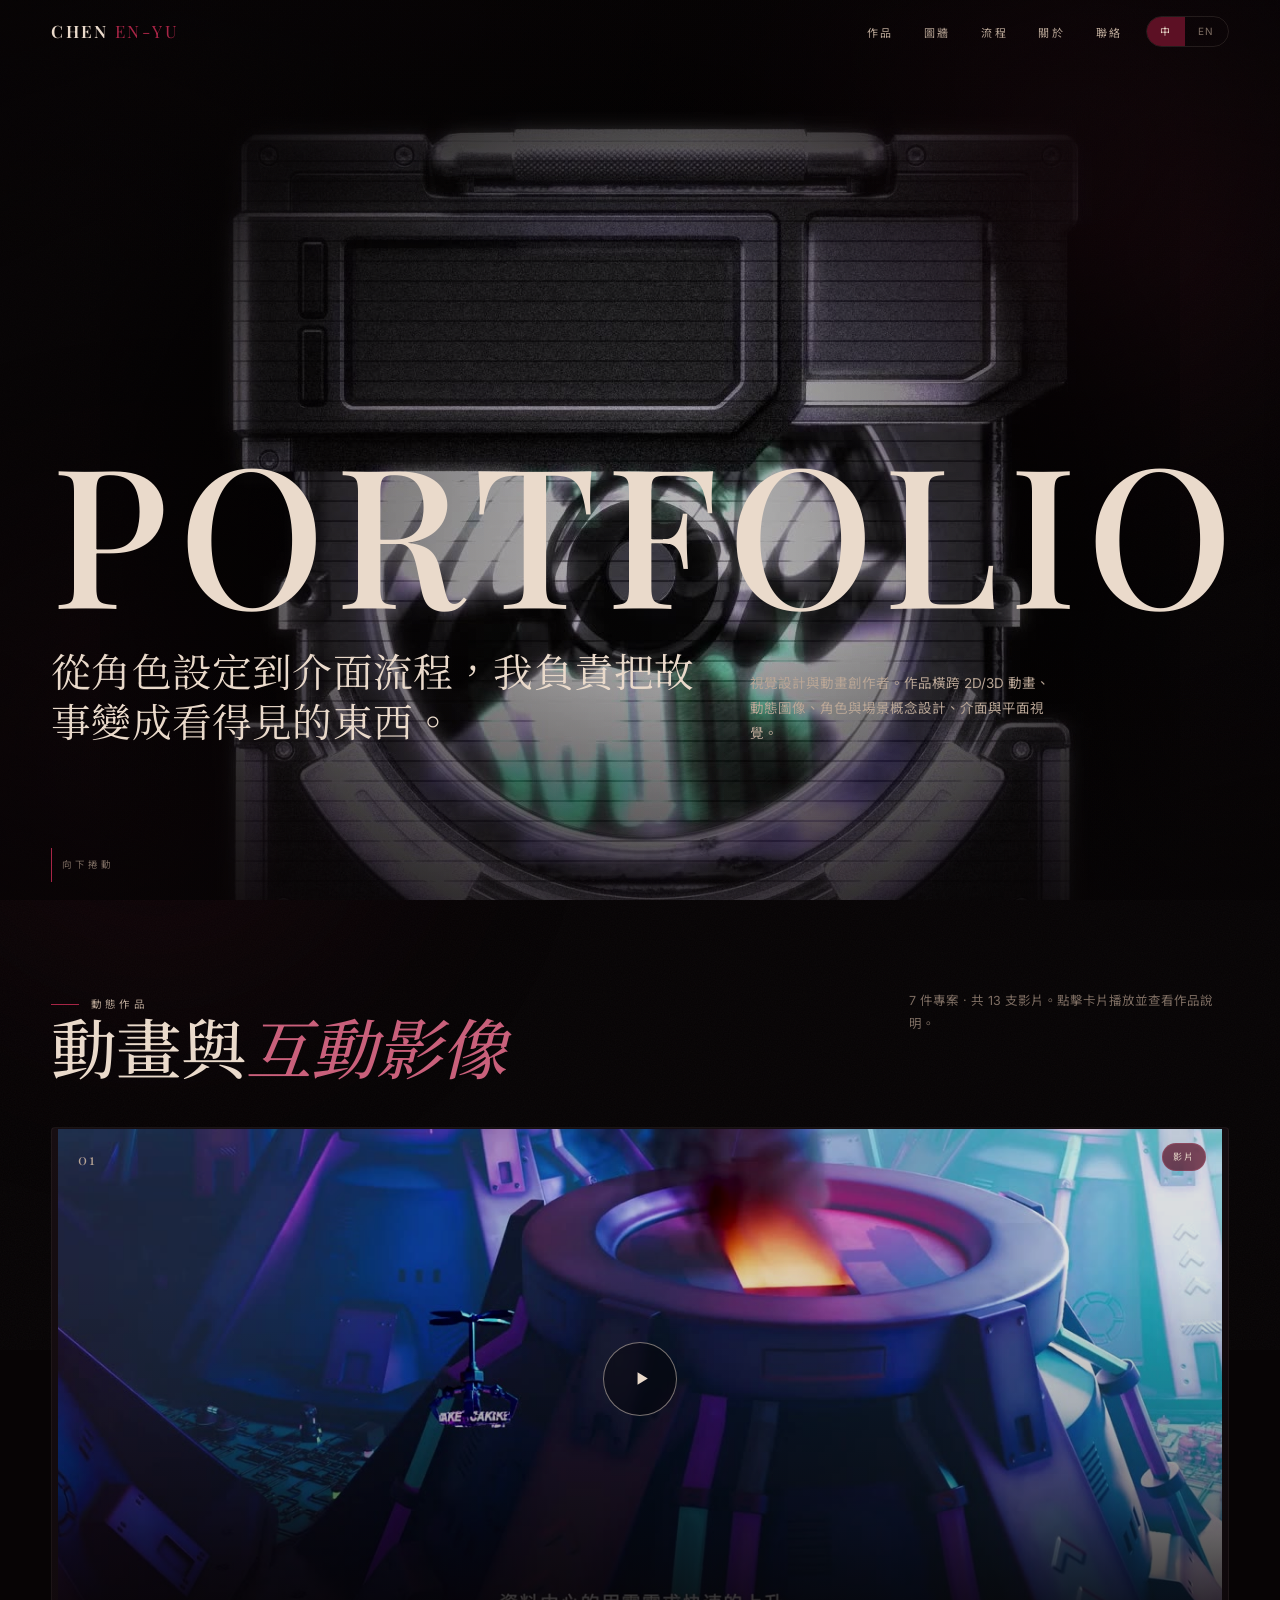
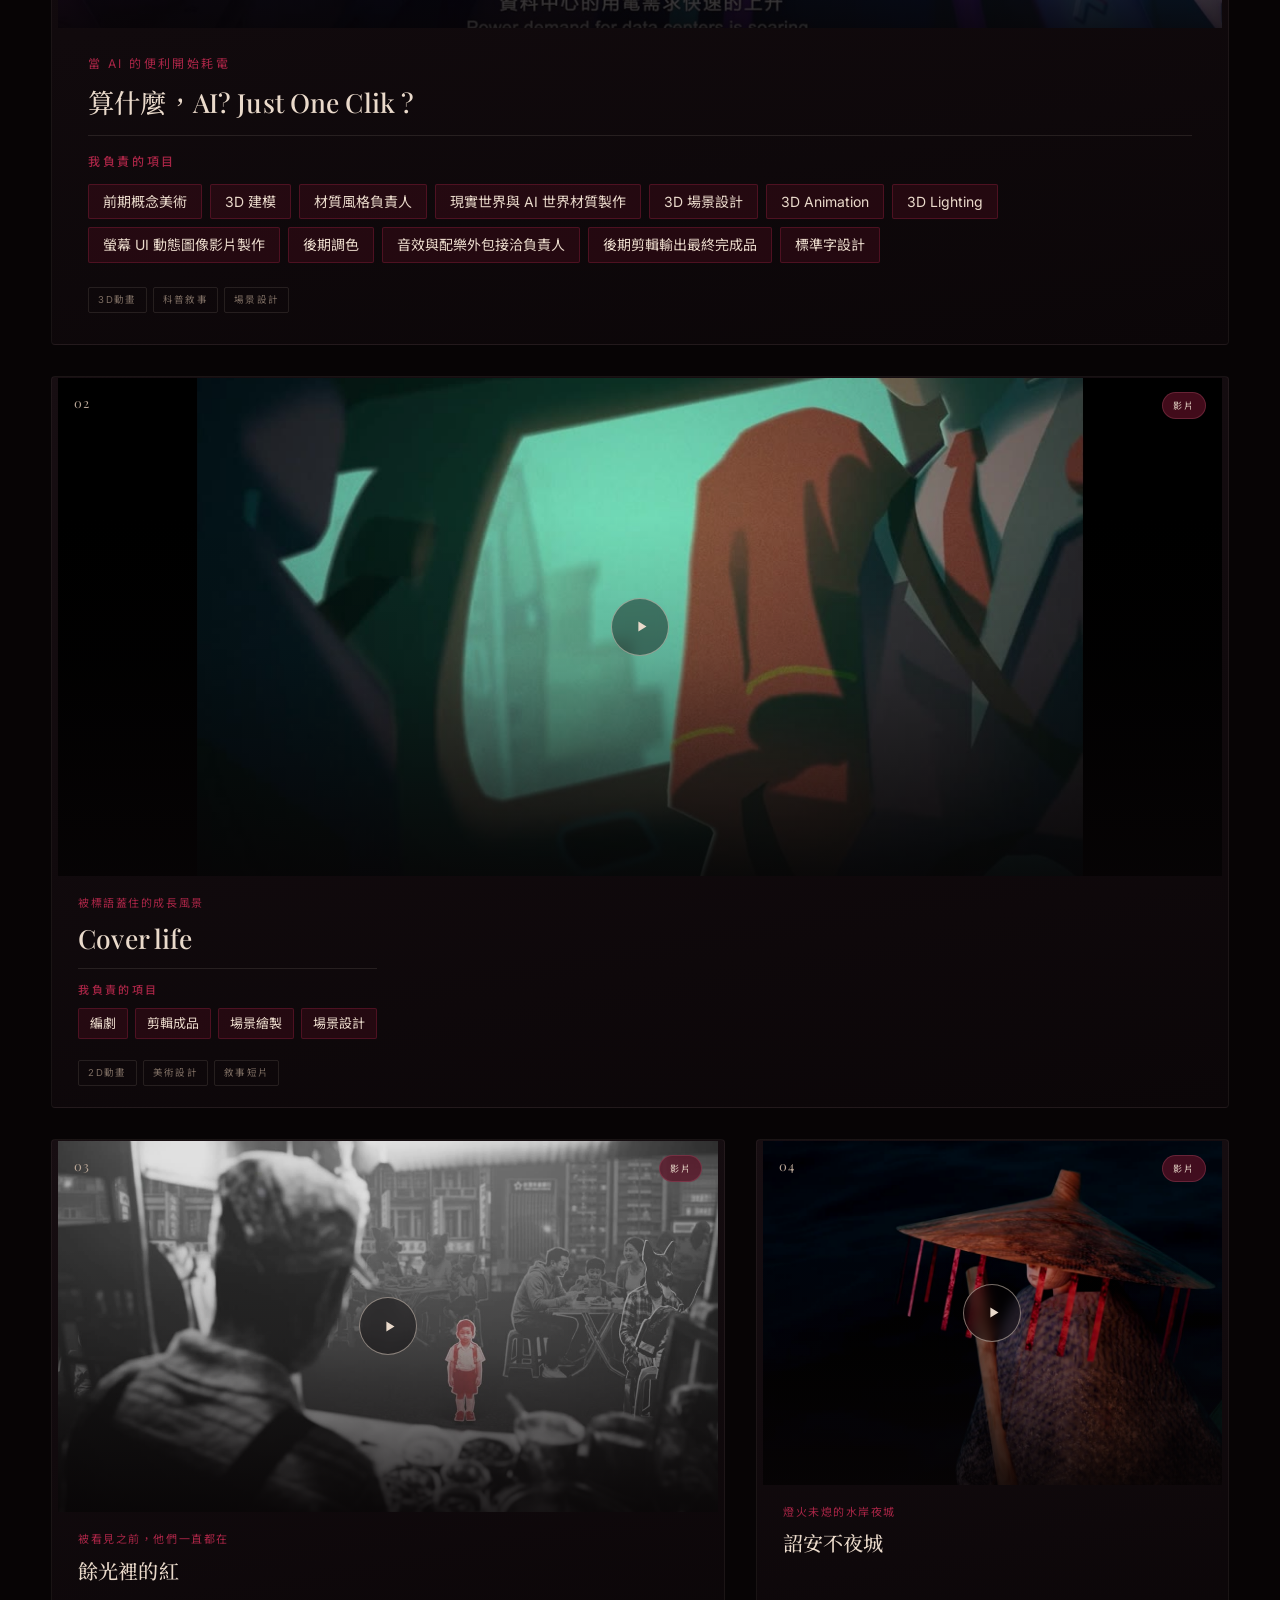
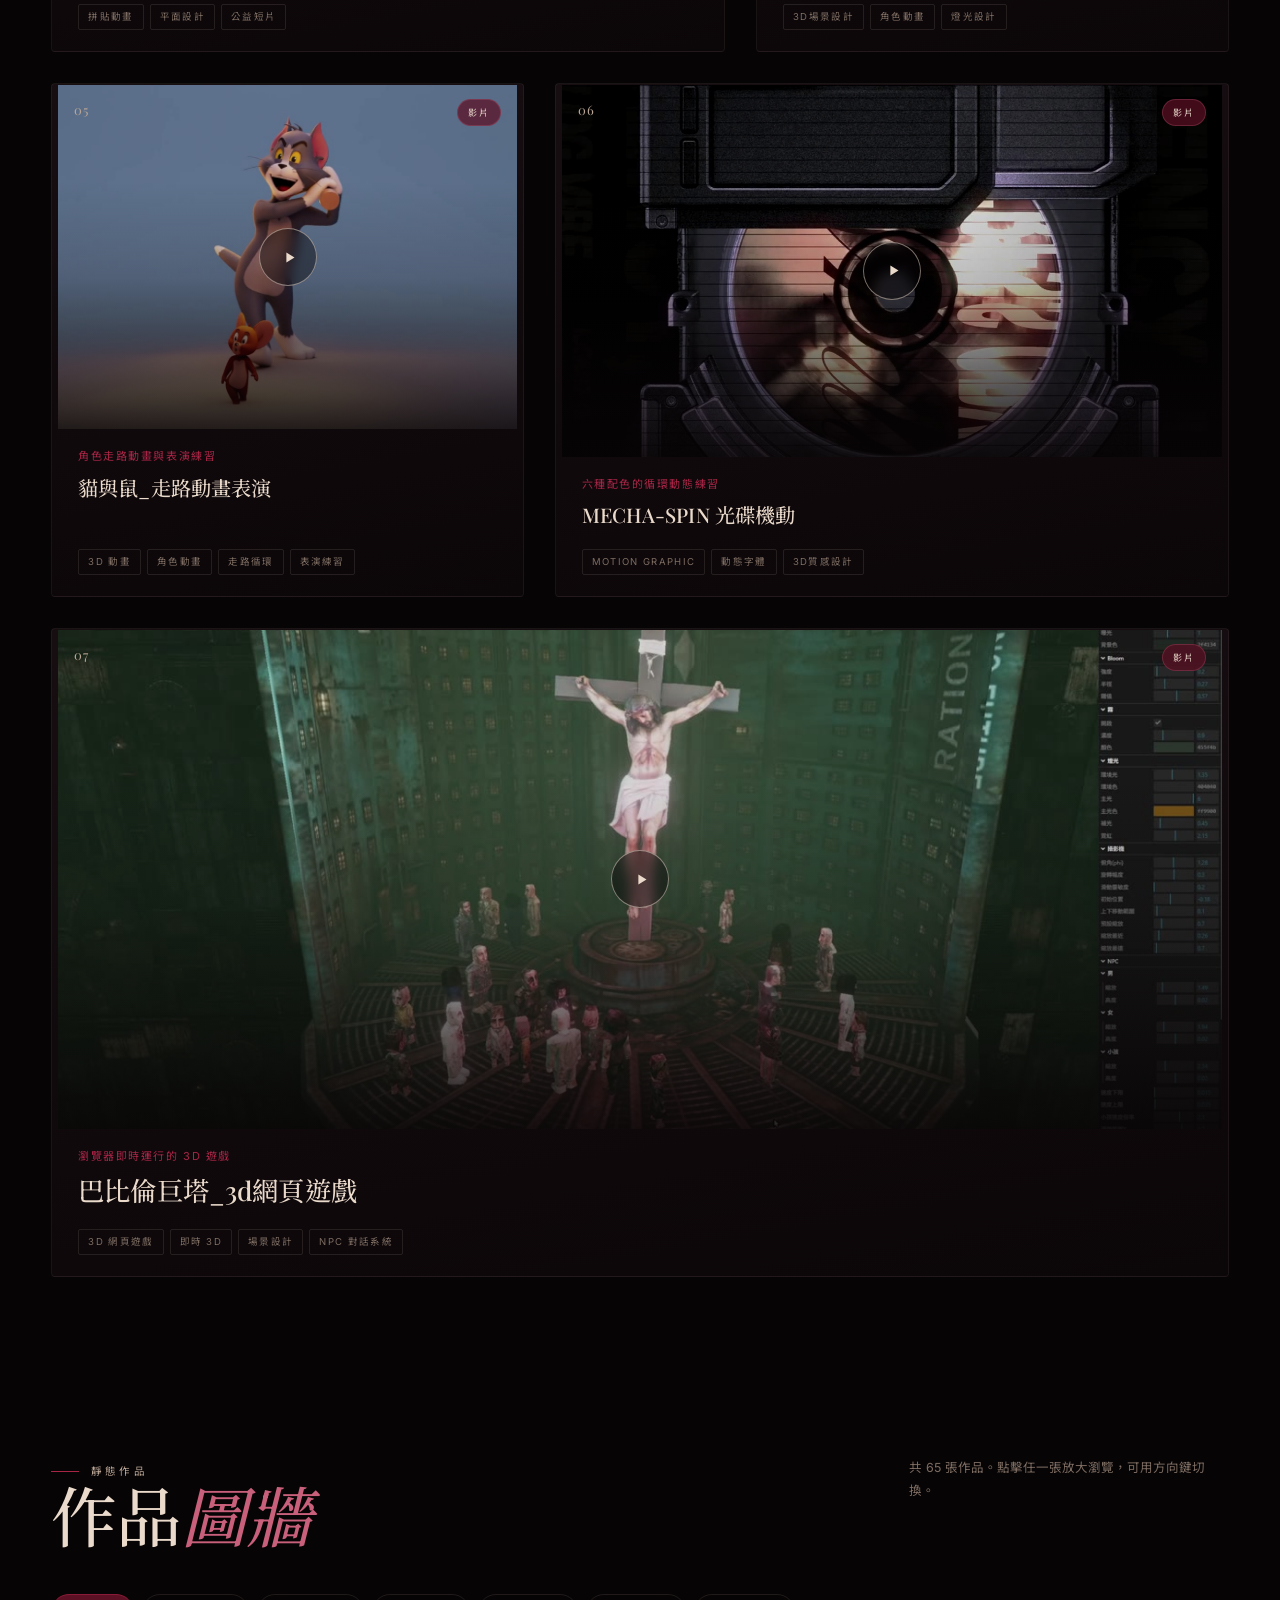
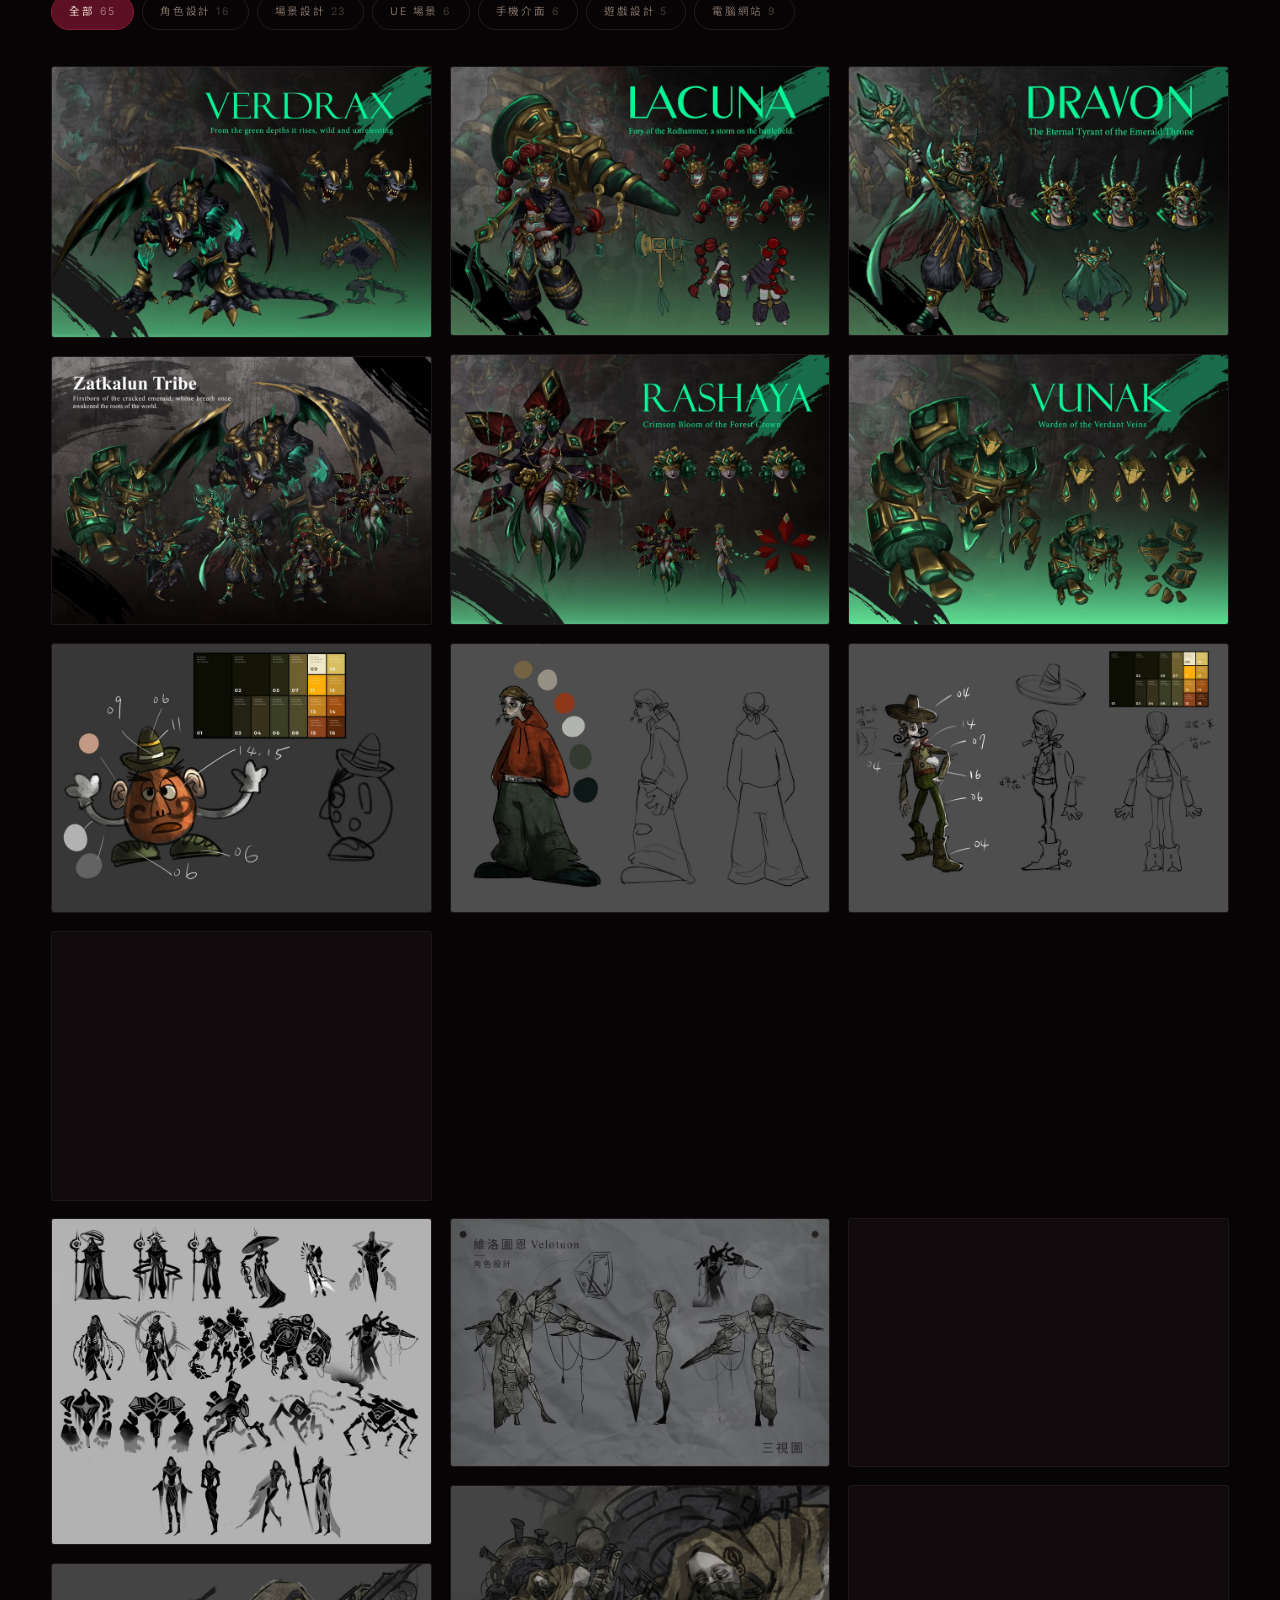
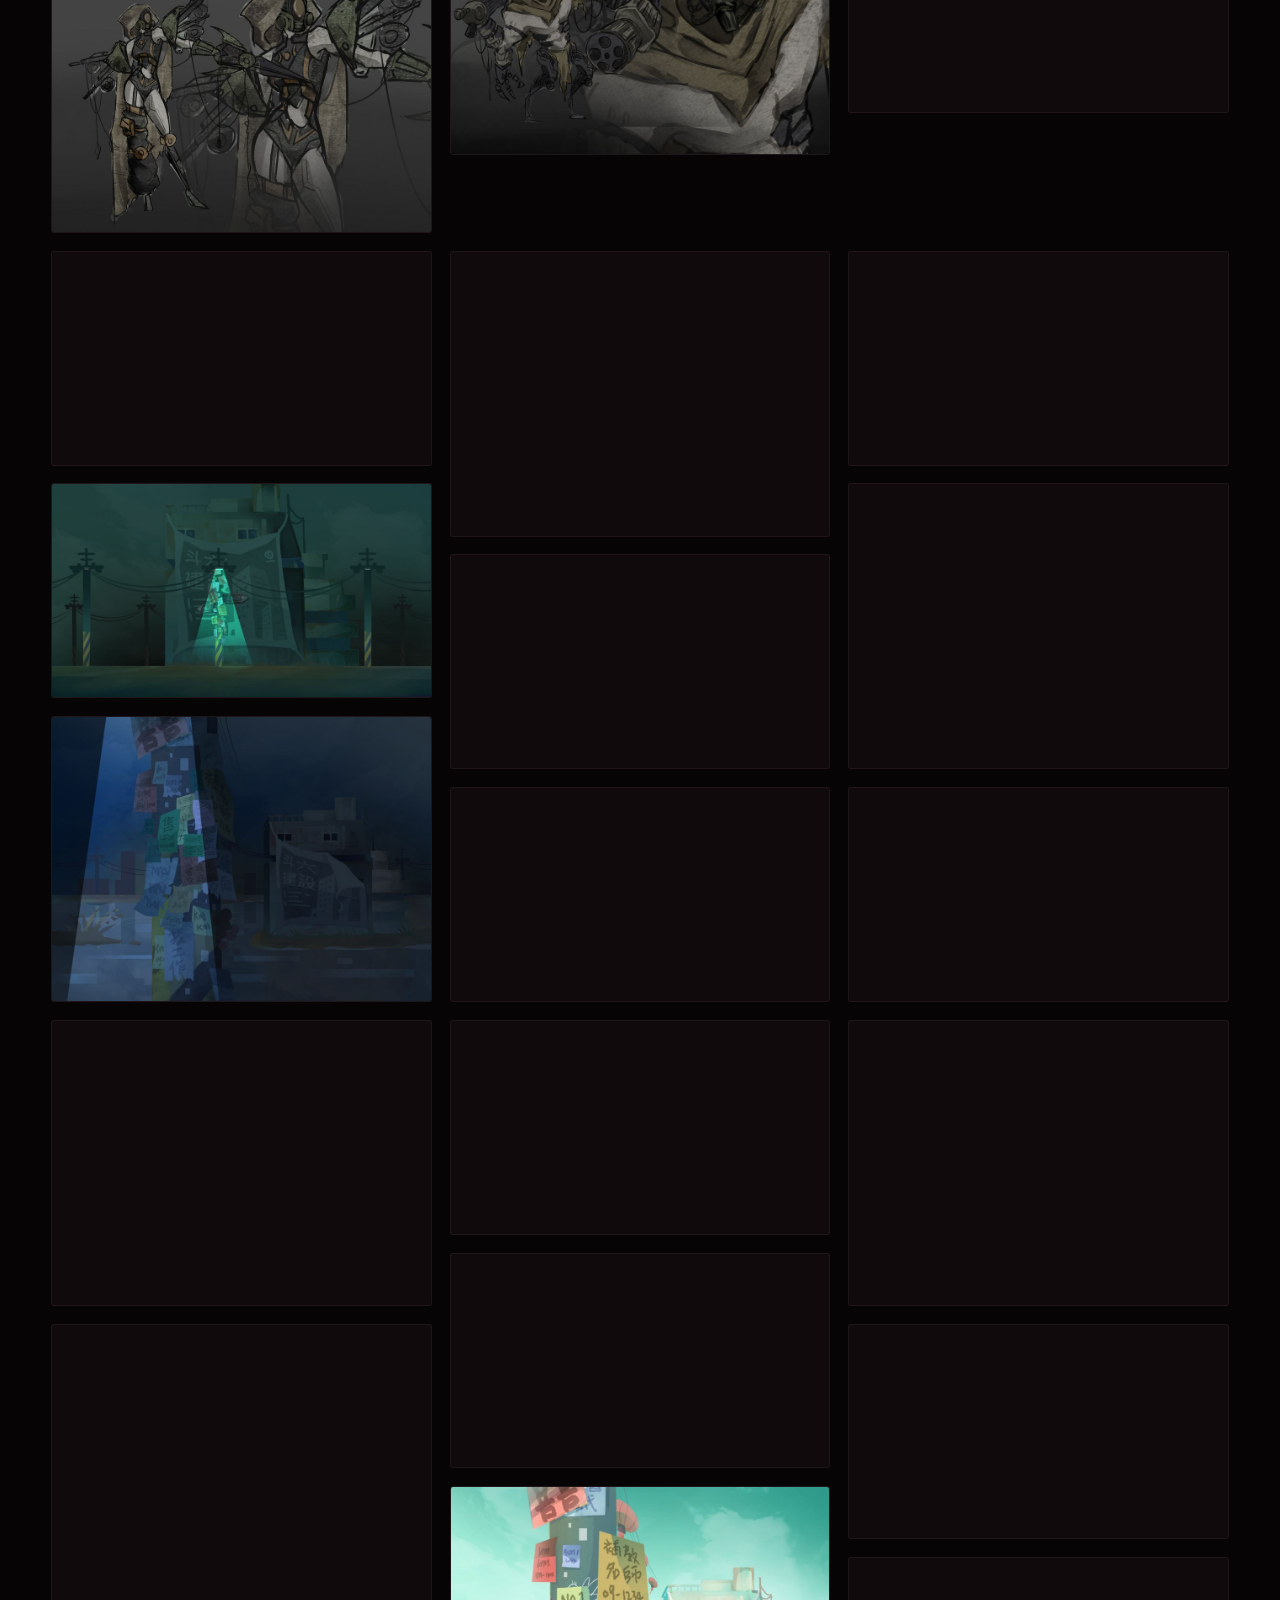
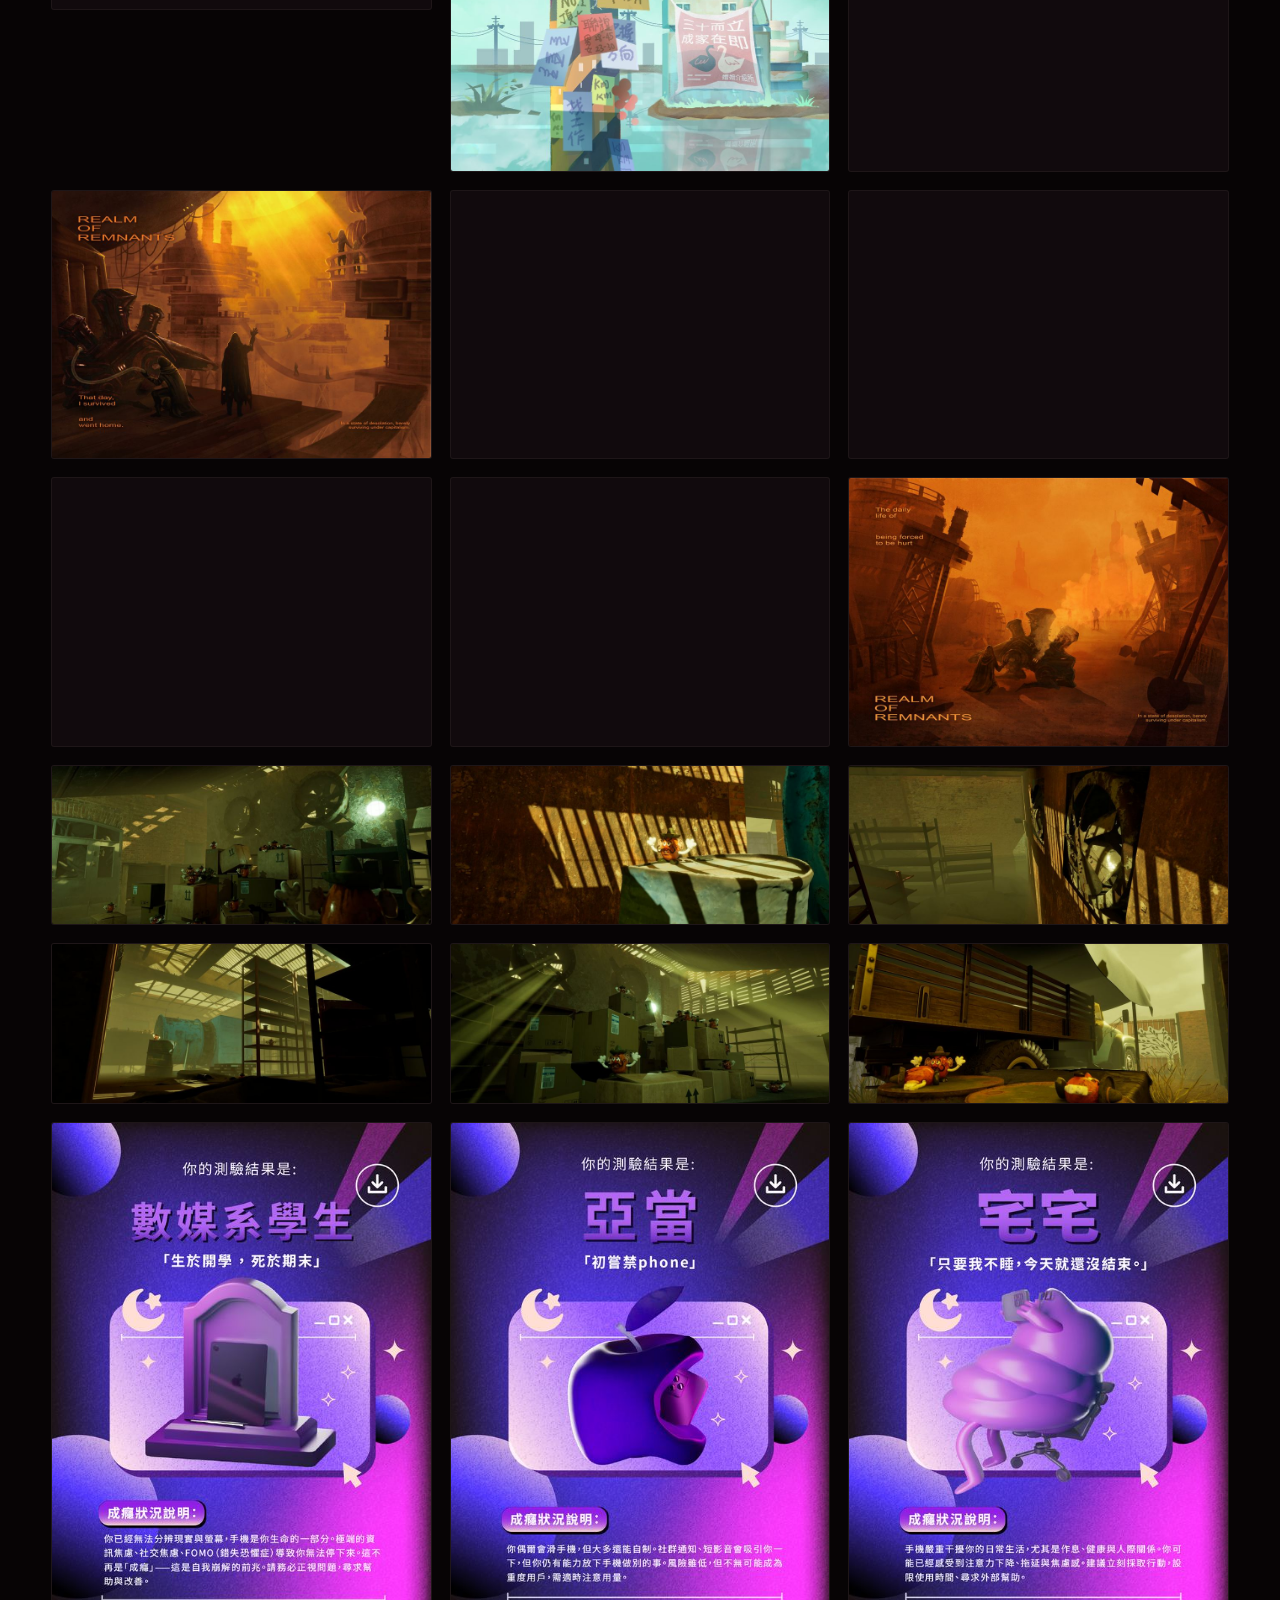
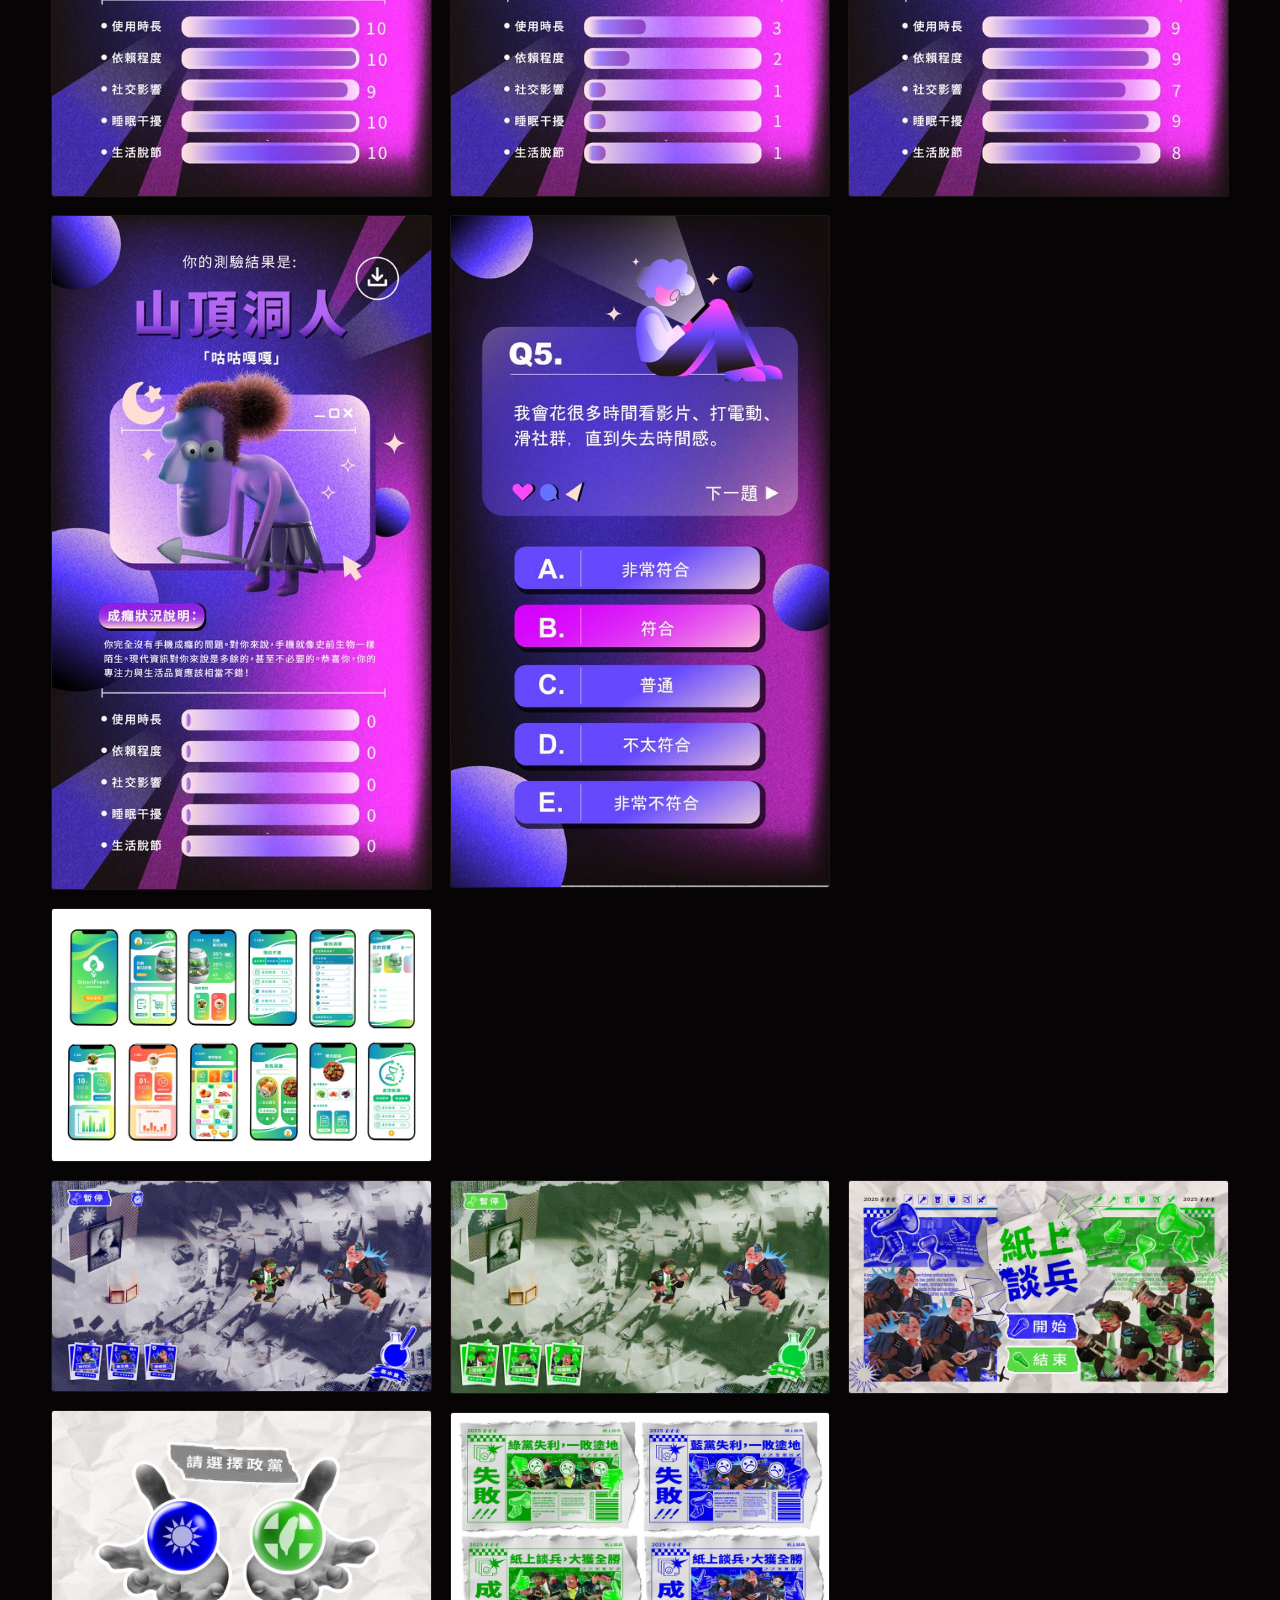
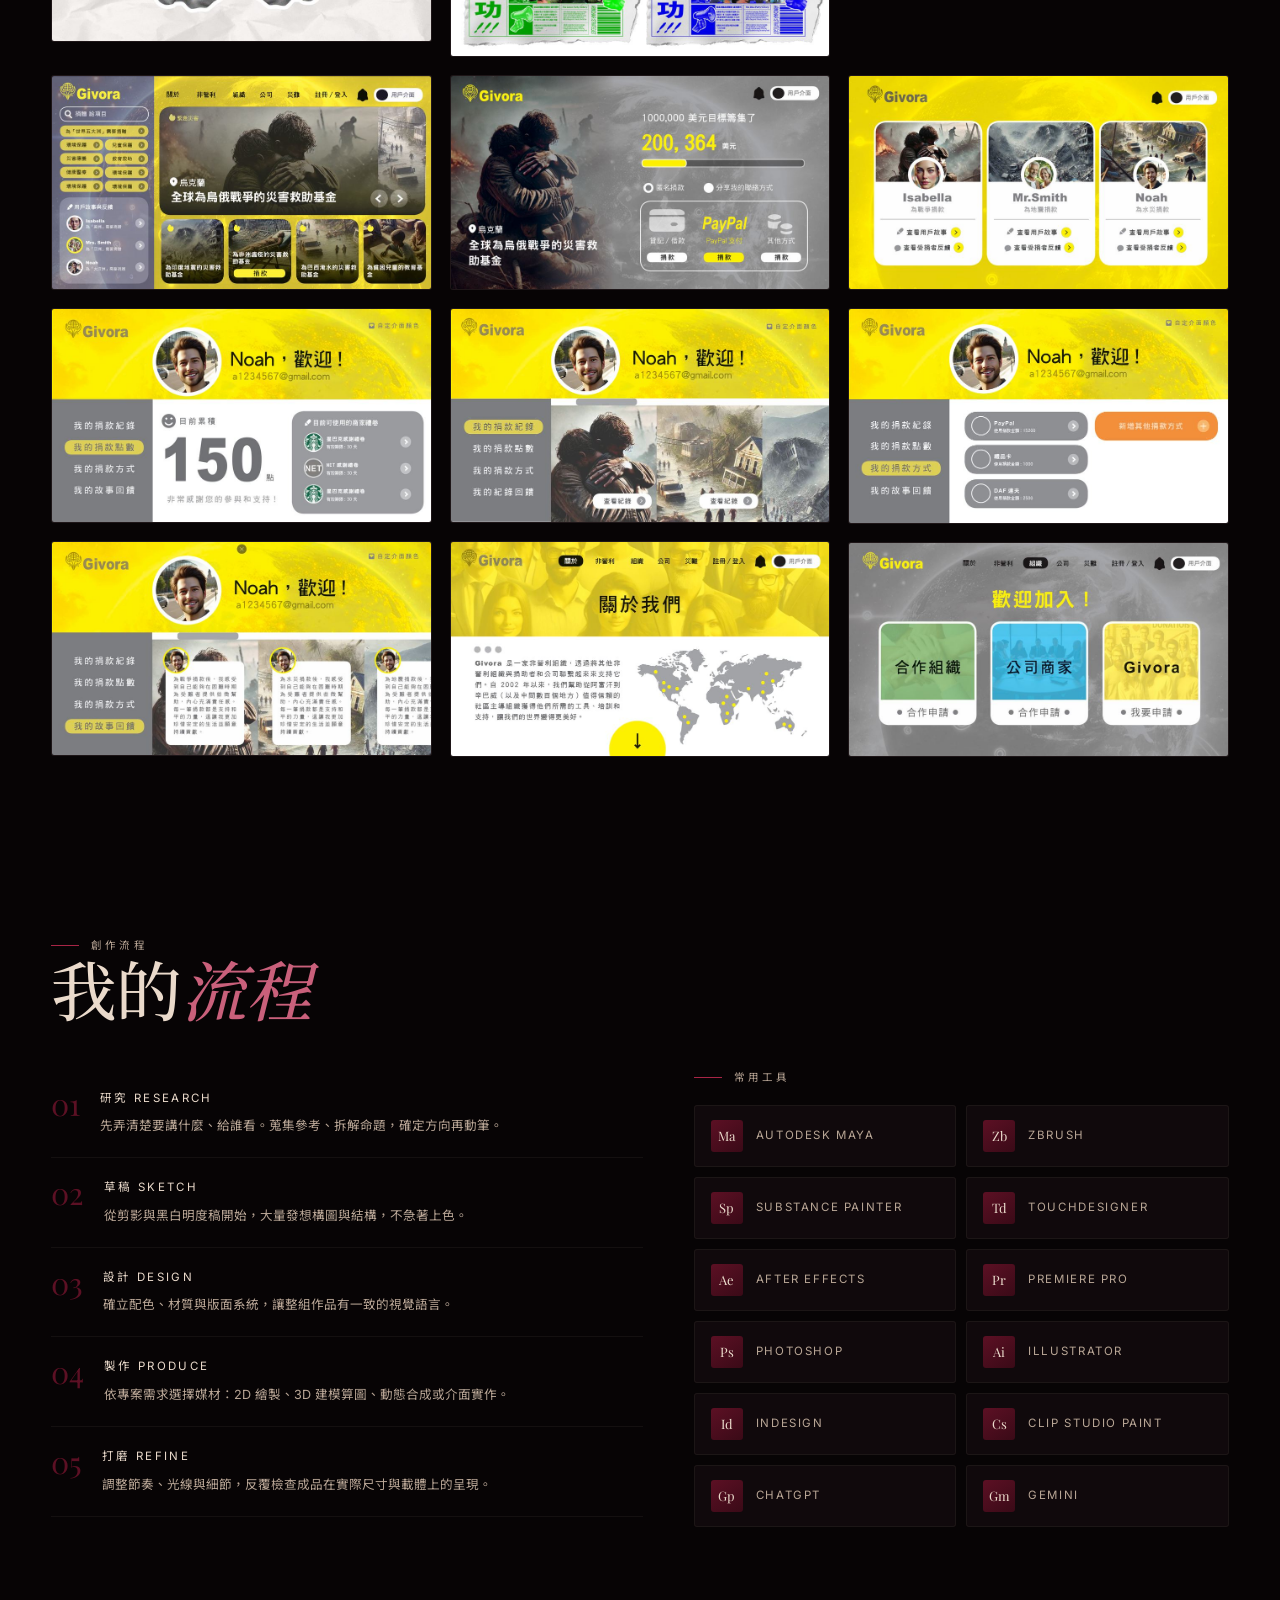
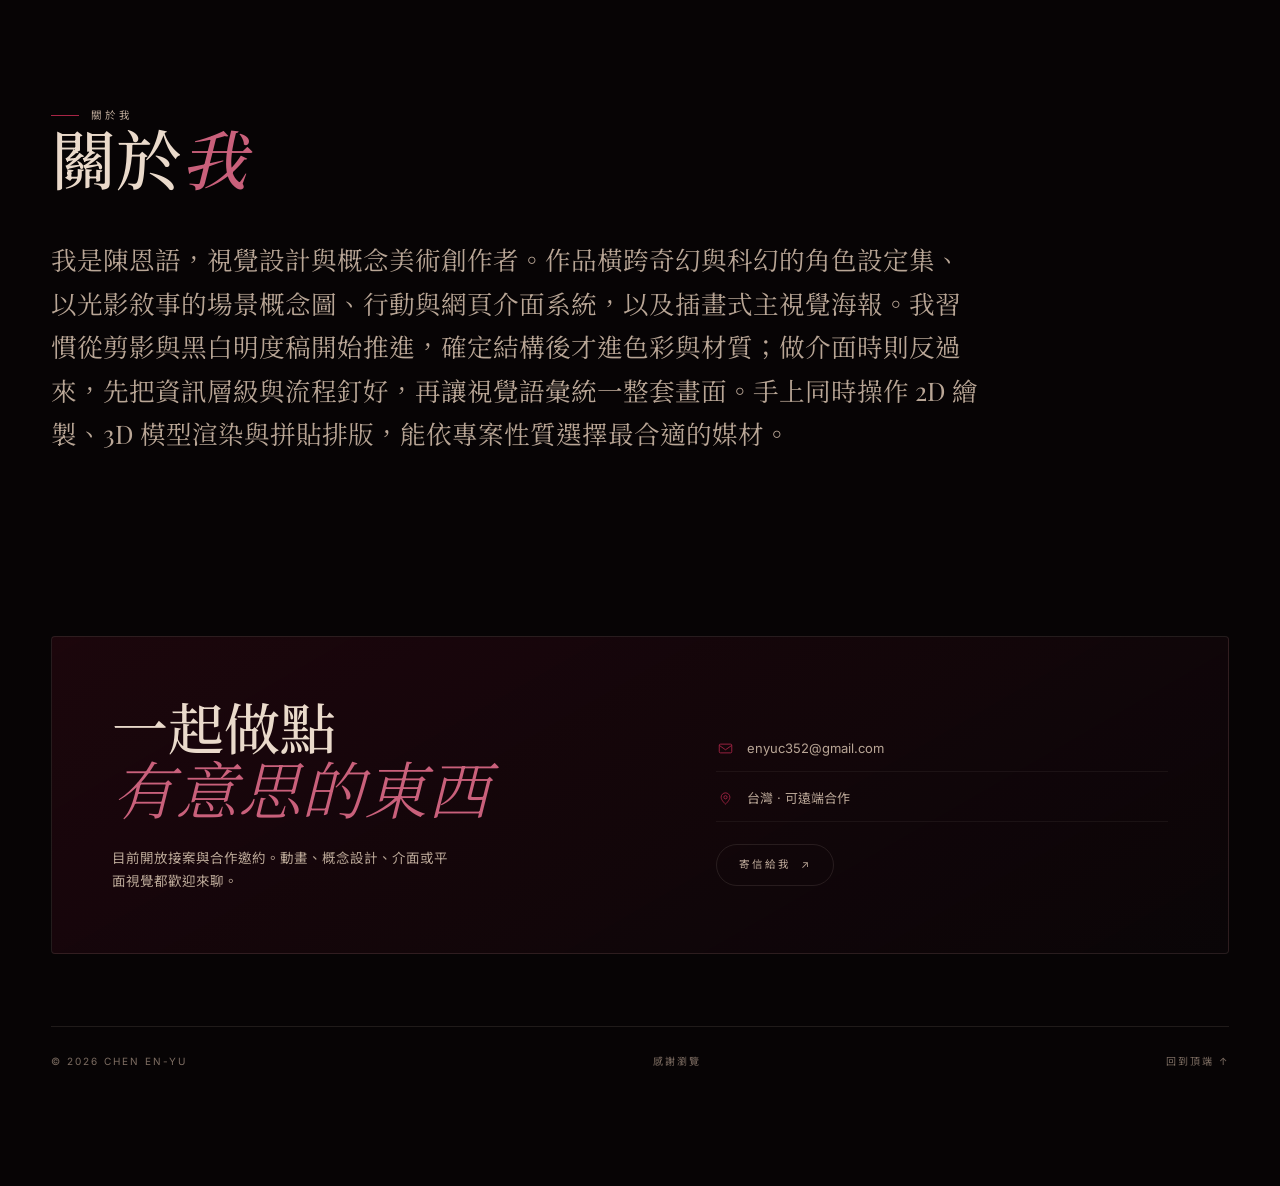
<file: index.html>
<!DOCTYPE html>
<html lang="zh-Hant">
<head>
<meta charset="utf-8">
<meta name="viewport" content="width=device-width,initial-scale=1">
<title>陳恩語 Chen En-Yu — Portfolio</title>
<meta name="description" content="陳恩語 Chen En-Yu｜視覺設計作品集：2D/3D 動畫、動態圖像、角色與場景概念設計、UI 介面與平面設計。">
<meta name="author" content="Chen En-Yu">
<meta property="og:type" content="website">
<meta property="og:title" content="陳恩語 Chen En-Yu — Portfolio">
<meta property="og:description" content="2D/3D 動畫、動態圖像、概念設計、UI 與平面設計作品集。">
<meta property="og:image" content="assets/img/character-01.jpg">
<meta name="theme-color" content="#070405">
<link rel="icon" href="data:image/svg+xml,%3Csvg xmlns='http://www.w3.org/2000/svg' viewBox='0 0 100 100'%3E%3Crect width='100' height='100' fill='%23070405'/%3E%3Ctext x='50' y='70' font-family='Georgia,serif' font-size='62' fill='%23A82546' text-anchor='middle'%3EC%3C/text%3E%3C/svg%3E">
<link rel="preconnect" href="https://fonts.googleapis.com">
<link rel="preconnect" href="https://fonts.gstatic.com" crossorigin>
<link href="https://fonts.googleapis.com/css2?family=Playfair+Display:ital,wght@0,400..700;1,400..600&family=Cormorant+Garamond:ital,wght@1,300;1,400&family=Inter:wght@300;400;500&family=Noto+Sans+TC:wght@300;400;500&family=Noto+Serif+TC:wght@400;500;600&display=swap" rel="stylesheet">
<link rel="stylesheet" href="css/style.css">
</head>
<body>

<div class="bg-field" aria-hidden="true"></div>
<div class="grain" aria-hidden="true"></div>
<div class="prog" id="prog" aria-hidden="true"></div>

<!-- ============ NAV ============ -->
<nav class="nav" id="nav">
  <a class="nav__mark" href="#top"><b>CHEN</b> <span>EN-YU</span></a>
  <div class="nav__right">
    <ul class="nav__links" id="navLinks">
      <li><a href="#work" data-i18n="nav_work">作品</a></li>
      <li><a href="#gallery" data-i18n="nav_gallery">圖牆</a></li>
      <li><a href="#process" data-i18n="nav_process">流程</a></li>
      <li><a href="#about" data-i18n="nav_about">關於</a></li>
      <li><a href="#contact" data-i18n="nav_contact">聯絡</a></li>
    </ul>
    <div class="lang" role="group" aria-label="Language">
      <button type="button" data-lang="zh" class="is-on">中</button>
      <button type="button" data-lang="en">EN</button>
    </div>
    <button class="nav__burger" id="burger" type="button" aria-label="Menu" aria-expanded="false"><i></i></button>
  </div>
</nav>

<!-- ============ HERO ============ -->
<header class="hero shell" id="top">
  <div class="hero__bg" aria-hidden="true">
    <video id="heroVid" muted loop playsinline preload="none"
           poster="assets/poster/hero-loop.jpg"></video>
    <div class="hero__veil"></div>
  </div>

  <h1 class="hero__wordmark" id="wordmark" aria-label="Portfolio">PORTFOLIO</h1>

  <div class="hero__grid">
    <p class="hero__lead rv" data-i18n-html="hero_lead">
      我用畫面<em>說故事</em>，<br>從一張概念圖到一支動畫。
    </p>
    <p class="hero__note rv" data-i18n="hero_note">
      視覺設計與動畫創作者，作品橫跨 2D/3D 動畫、動態圖像、角色與場景概念設計、UI 介面與平面視覺。
    </p>
  </div>

  <div class="hero__foot">
    <a class="pill rv" href="#contact"><span class="dot"></span><span data-i18n="hero_cta">接受專案委託</span></a>
    <div class="sig rv">Chen En-Yu</div>
    <div class="hero__meta rv">
      <div data-i18n="hero_meta1">視覺設計 / 動畫創作</div>
      <div data-i18n="hero_meta2">台灣 · 遠端合作</div>
    </div>
  </div>

  <div class="hero__scroll" aria-hidden="true"><i></i><span data-i18n="scroll">向下捲動</span></div>
</header>

<!-- ============ WORK ============ -->
<section class="sec shell" id="work">
  <div class="sec__head">
    <div>
      <div class="sec__label rv" data-i18n="work_label">精選作品</div>
      <h2 class="sec__title rv" data-i18n-html="work_title">Selected <em>Works</em></h2>
    </div>
    <p class="sec__aside rv" id="workCount"></p>
  </div>

  <div class="work-grid" id="grid"></div>
</section>

<!-- ============ GALLERY ============ -->
<section class="sec shell" id="gallery">
  <div class="sec__head">
    <div>
      <div class="sec__label rv" data-i18n="gal_label">靜態作品</div>
      <h2 class="sec__title rv" data-i18n-html="gal_title">作品<em>圖牆</em></h2>
    </div>
    <p class="sec__aside rv" id="galCount"></p>
  </div>

  <div class="filters rv" id="galFilters" role="group" aria-label="Filter gallery"></div>
  <div class="wall" id="wall"></div>
</section>

<!-- ============ PROCESS ============ -->
<section class="sec shell" id="process">
  <div class="sec__head">
    <div>
      <div class="sec__label rv" data-i18n="proc_label">創作流程</div>
      <h2 class="sec__title rv" data-i18n-html="proc_title">My <em>Process</em></h2>
    </div>
  </div>

  <div class="two-col">
    <div id="steps"></div>
    <div>
      <div class="sec__label rv" style="margin-bottom:18px" data-i18n="tools_label">常用工具</div>
      <div class="tools" id="tools"></div>
    </div>
  </div>
</section>

<!-- ============ ABOUT ============ -->
<section class="sec shell" id="about">
  <div class="sec__head">
    <div>
      <div class="sec__label rv" data-i18n="about_label">關於我</div>
      <h2 class="sec__title rv" data-i18n-html="about_title">About <em>Me</em></h2>
    </div>
  </div>
  <p class="rv" id="aboutText" style="font-family:var(--serif);font-size:clamp(1.05rem,2.3vw,1.6rem);line-height:1.7;max-width:62ch;color:var(--bone-dim)"></p>
</section>

<!-- ============ CONTACT ============ -->
<section class="sec shell" id="contact">
  <div class="contact rv">
    <div>
      <h2 class="contact__h">
        <span data-i18n="ct_h1">一起做點</span>
        <em data-i18n="ct_h2">有意思的東西</em>
      </h2>
      <p style="color:var(--bone-dim);font-size:13.5px;margin-top:18px;max-width:38ch" data-i18n="ct_note">
        目前開放接案與合作邀約。動畫、概念設計、介面或平面視覺都歡迎來聊。
      </p>
    </div>
    <div>
      <div class="contact__list">
        <a class="contact__row" href="mailto:enyuc352@gmail.com">
          <svg viewBox="0 0 24 24"><rect x="2" y="5" width="20" height="14" rx="2"/><path d="m2 7 10 7 10-7"/></svg>
          enyuc352@gmail.com
        </a>
        <div class="contact__row">
          <svg viewBox="0 0 24 24"><path d="M12 21s7-6.2 7-11a7 7 0 1 0-14 0c0 4.8 7 11 7 11Z"/><circle cx="12" cy="10" r="2.6"/></svg>
          <span data-i18n="ct_loc">台灣 · 可遠端合作</span>
        </div>
      </div>
      <a class="pill" href="mailto:enyuc352@gmail.com"><span data-i18n="ct_btn">寄信給我</span> ↗</a>
    </div>
  </div>

  <div class="foot">
    <span>© <span id="year"></span> Chen En-Yu</span>
    <span data-i18n="foot_thanks">感謝瀏覽</span>
    <a href="#top" data-i18n="foot_top">回到頂端 ↑</a>
  </div>
</section>

<!-- ============ LIGHTBOX ============ -->
<div class="lb" id="lb" role="dialog" aria-modal="true" aria-label="Work viewer">
  <div class="lb__bar">
    <div class="lb__meta">
      <div class="lb__t" id="lbTitle"></div>
      <div class="lb__c" id="lbCount"></div>
    </div>
    <button class="lb__x" id="lbClose" type="button" aria-label="Close">
      <svg viewBox="0 0 24 24" fill="none"><path d="m5 5 14 14M19 5 5 19"/></svg>
    </button>
  </div>
  <div class="lb__stage" id="lbStage">
    <button class="lb__nav lb__nav--prev" id="lbPrev" type="button" aria-label="Previous">
      <svg viewBox="0 0 24 24"><path d="m15 5-7 7 7 7"/></svg>
    </button>
    <button class="lb__nav lb__nav--next" id="lbNext" type="button" aria-label="Next">
      <svg viewBox="0 0 24 24"><path d="m9 5 7 7-7 7"/></svg>
    </button>
  </div>
  <div class="lb__info" id="lbInfo"></div>
  <div class="lb__film" id="lbFilm"></div>
</div>

<script src="js/data.js"></script>
<script src="js/app.js"></script>
</body>
</html>
</file>
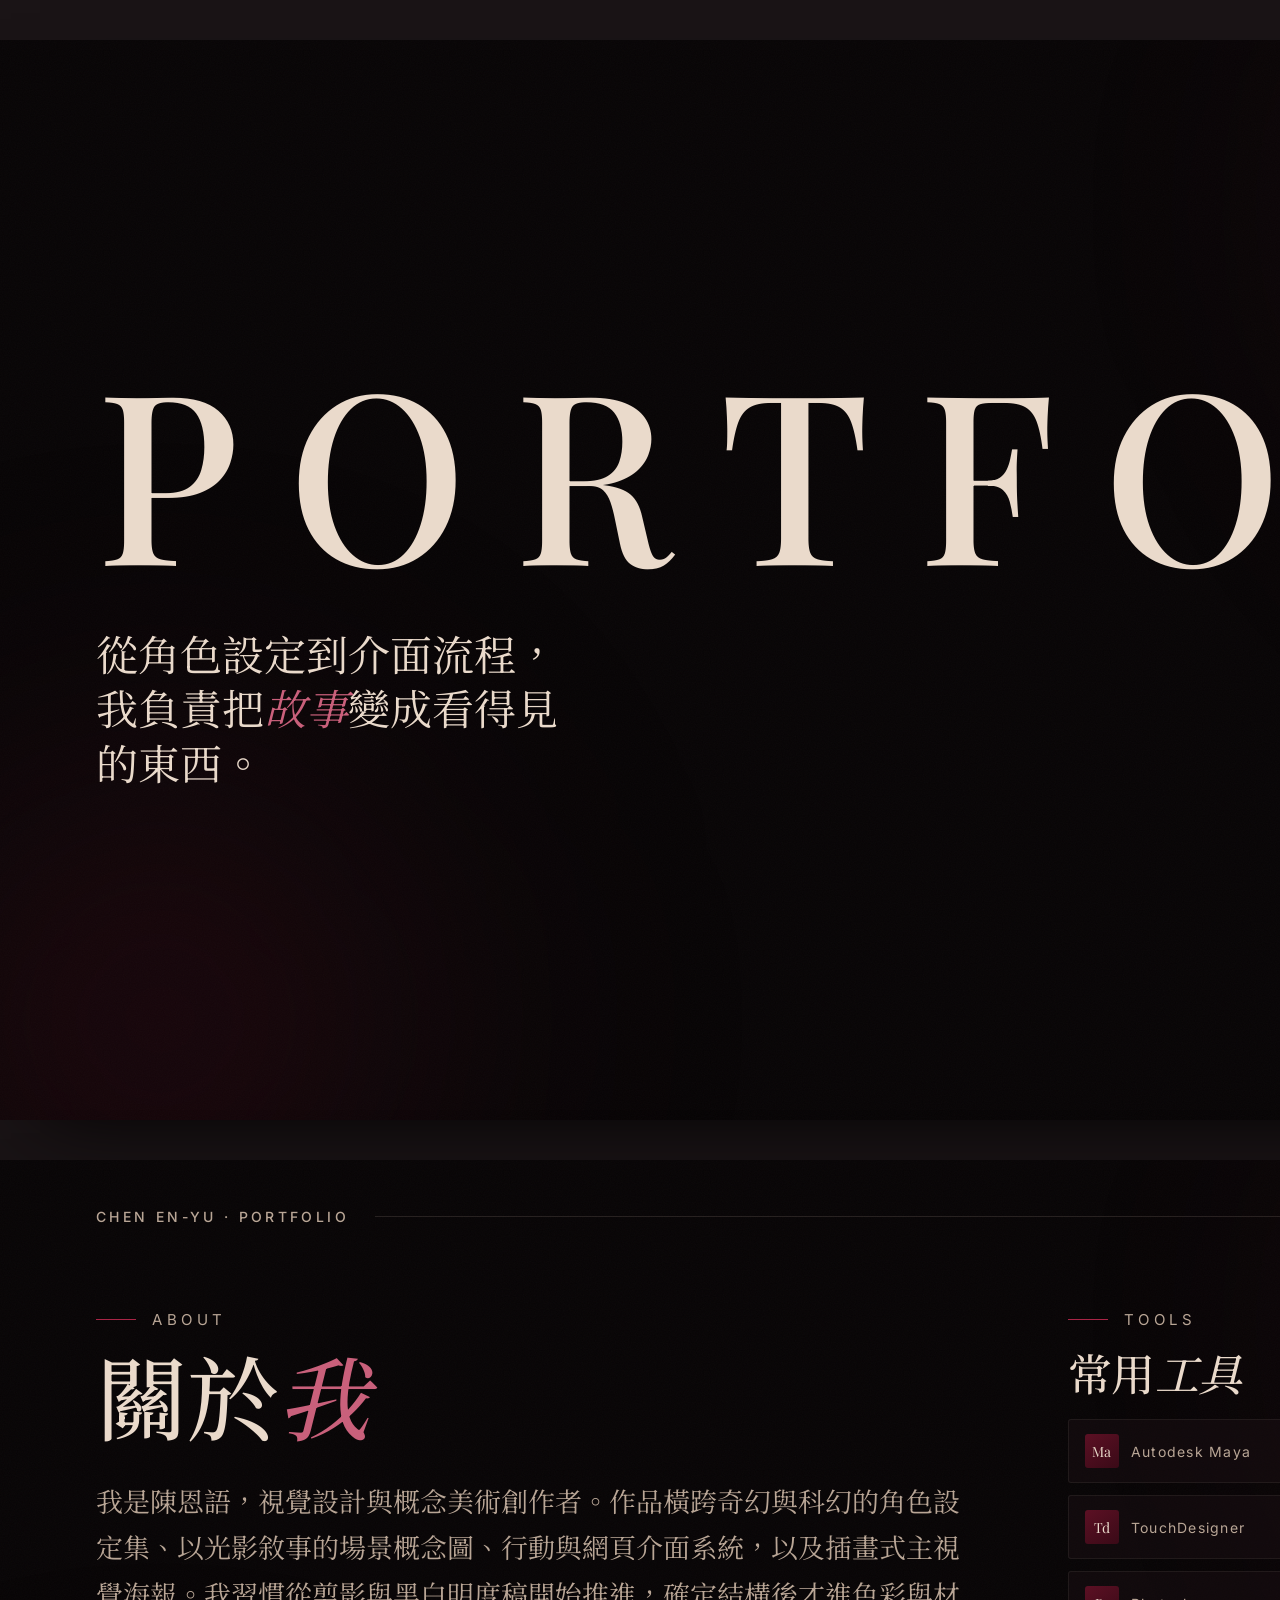
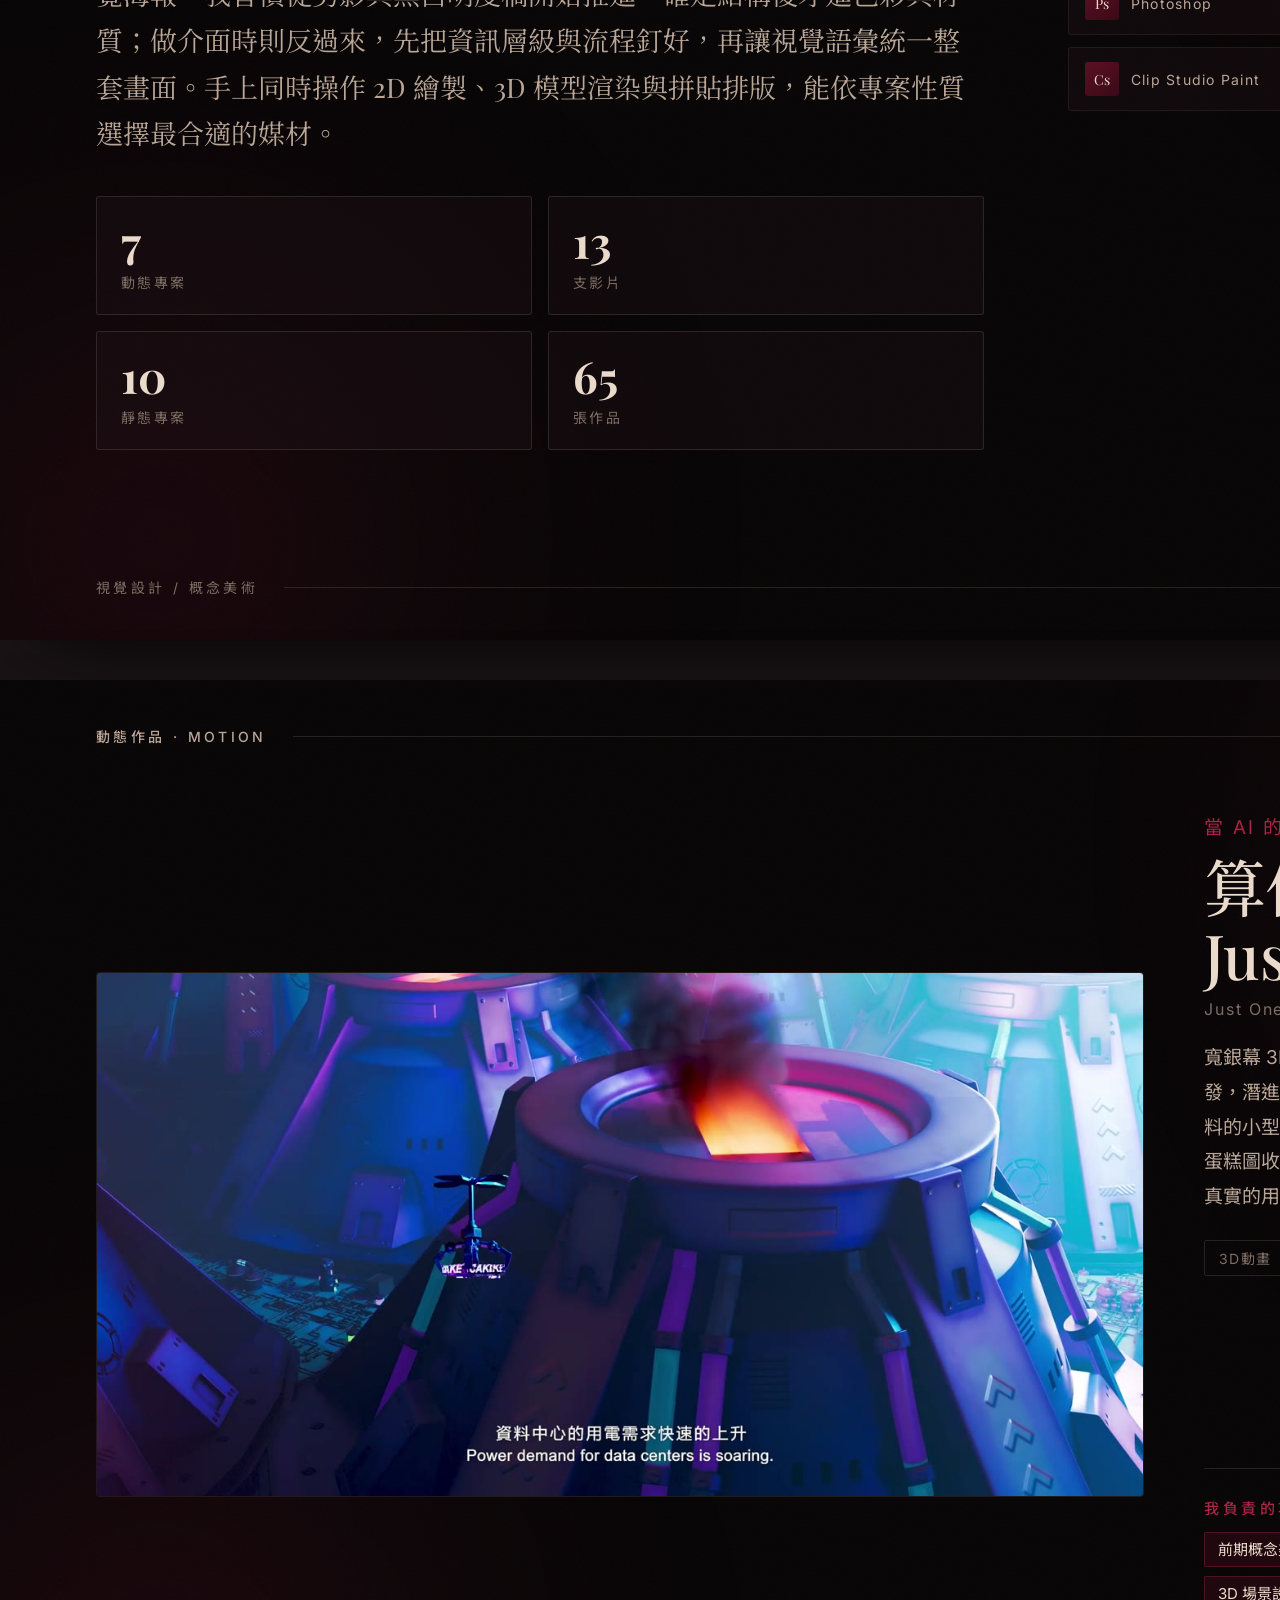
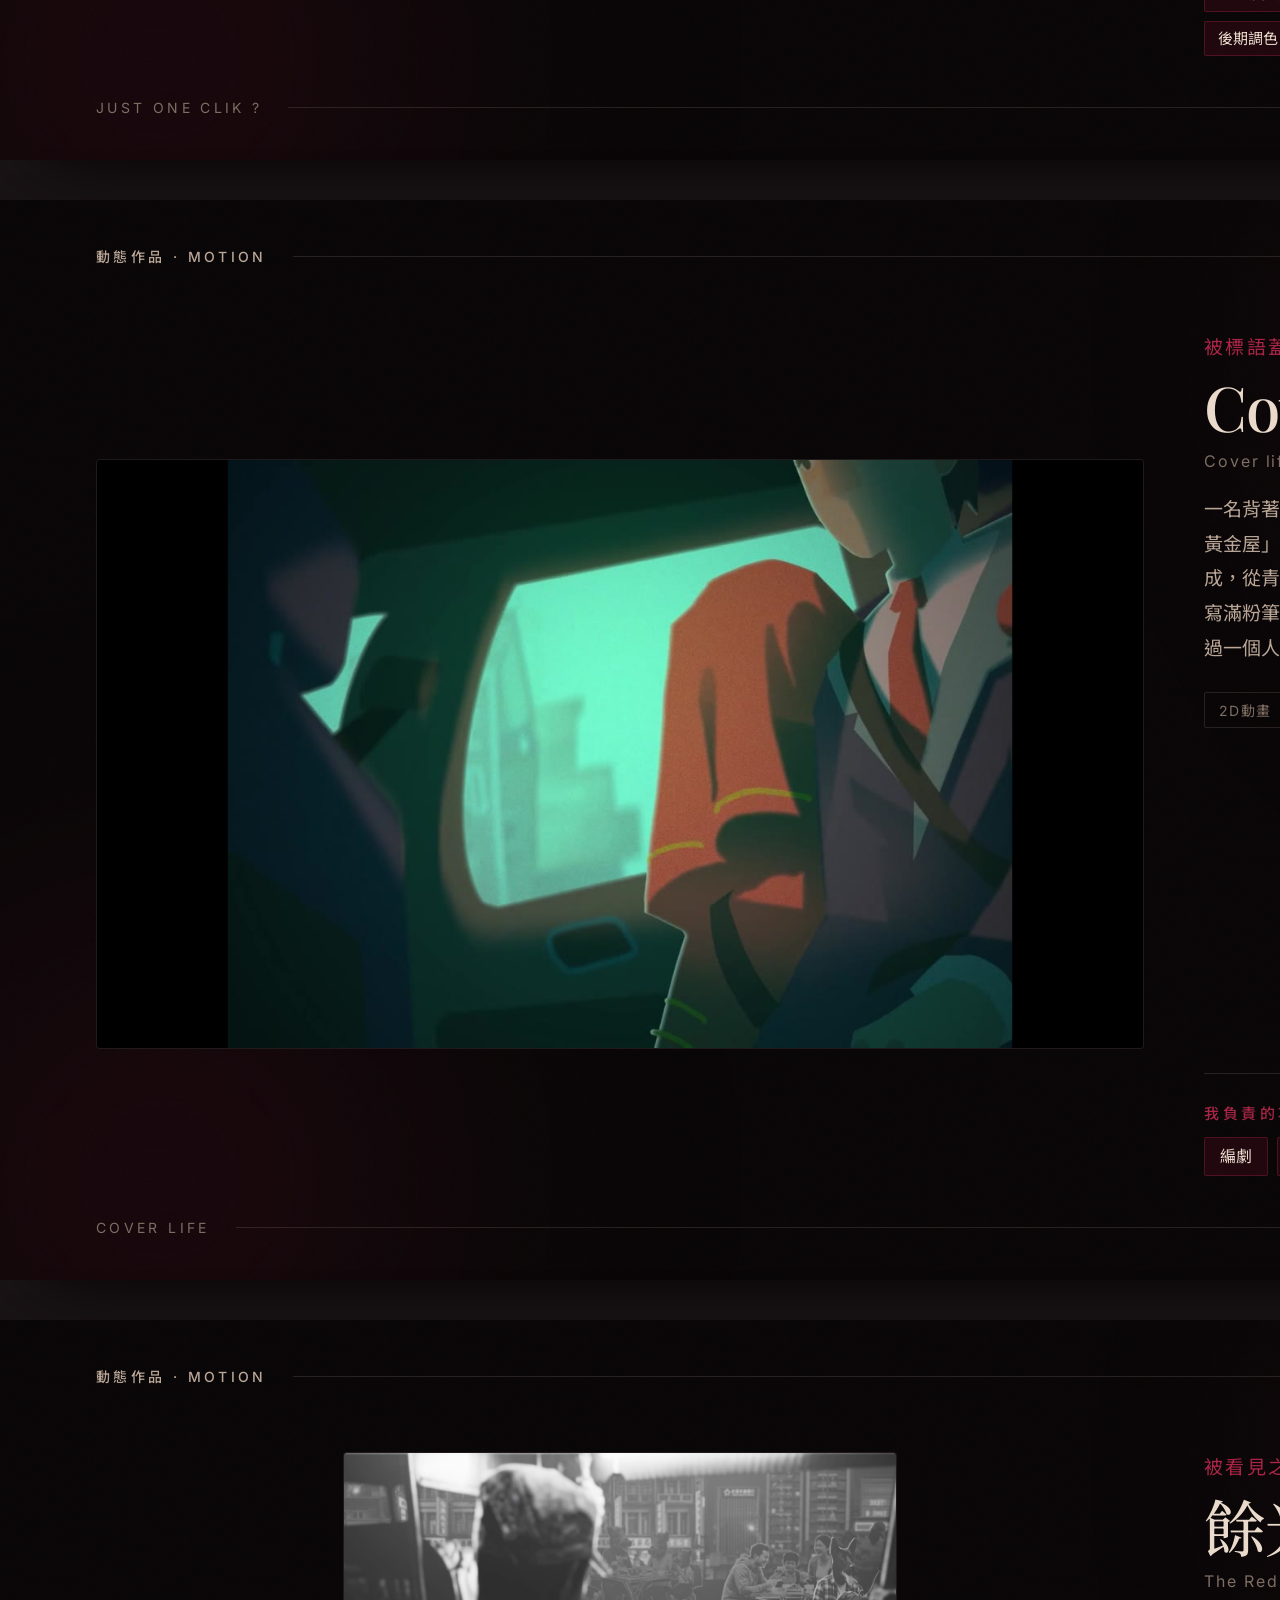
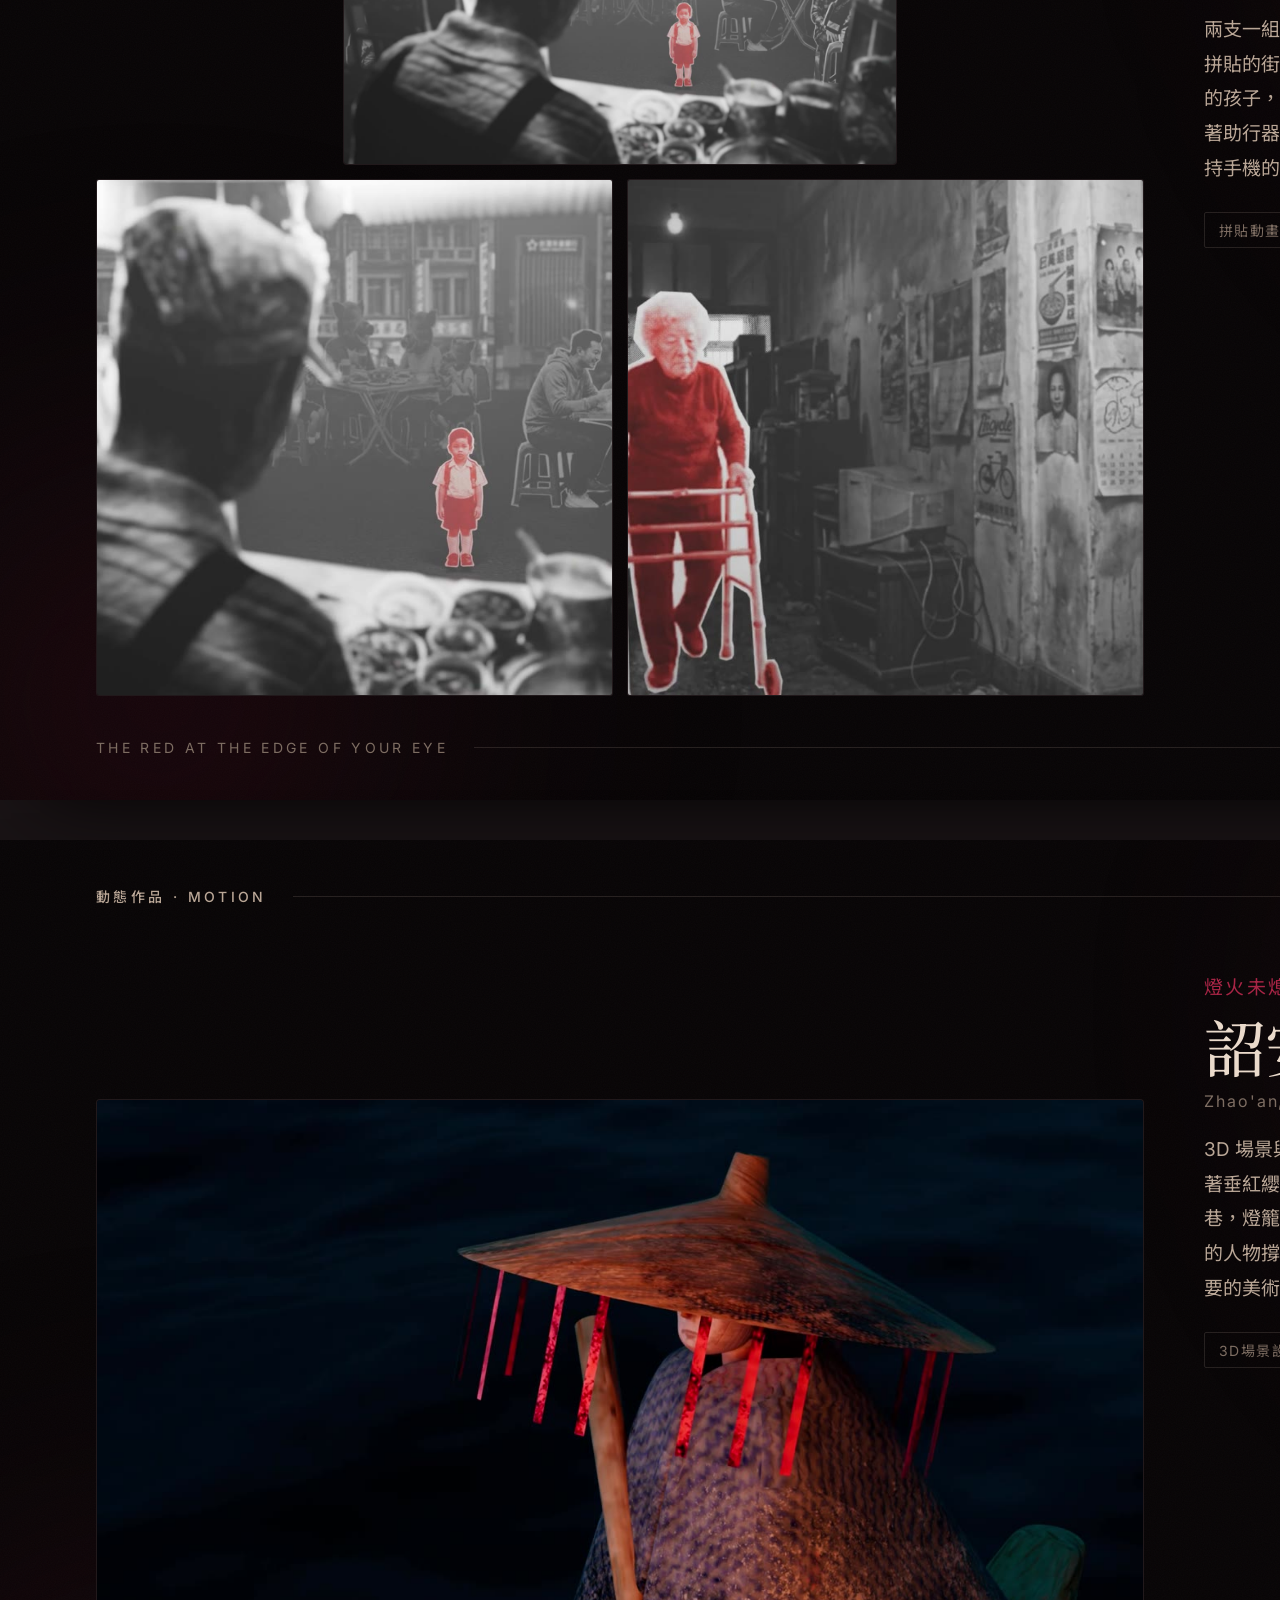
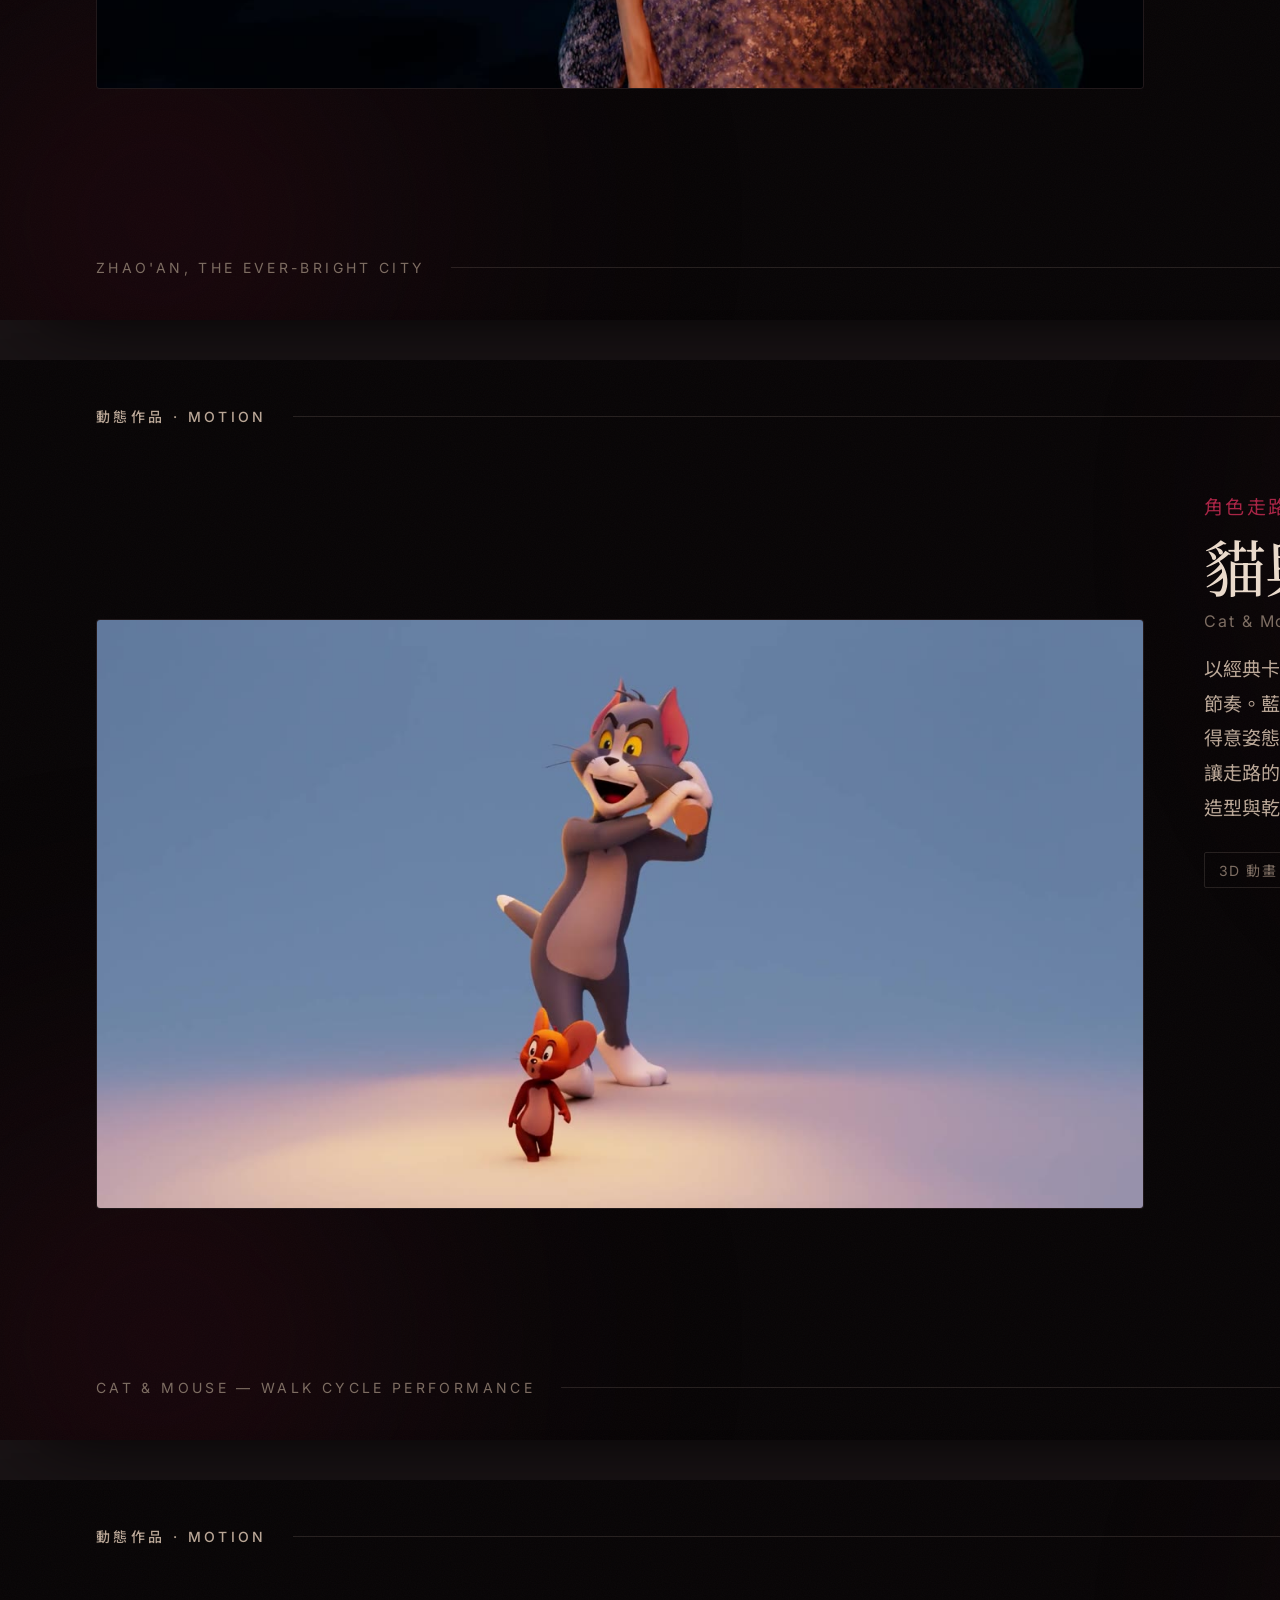
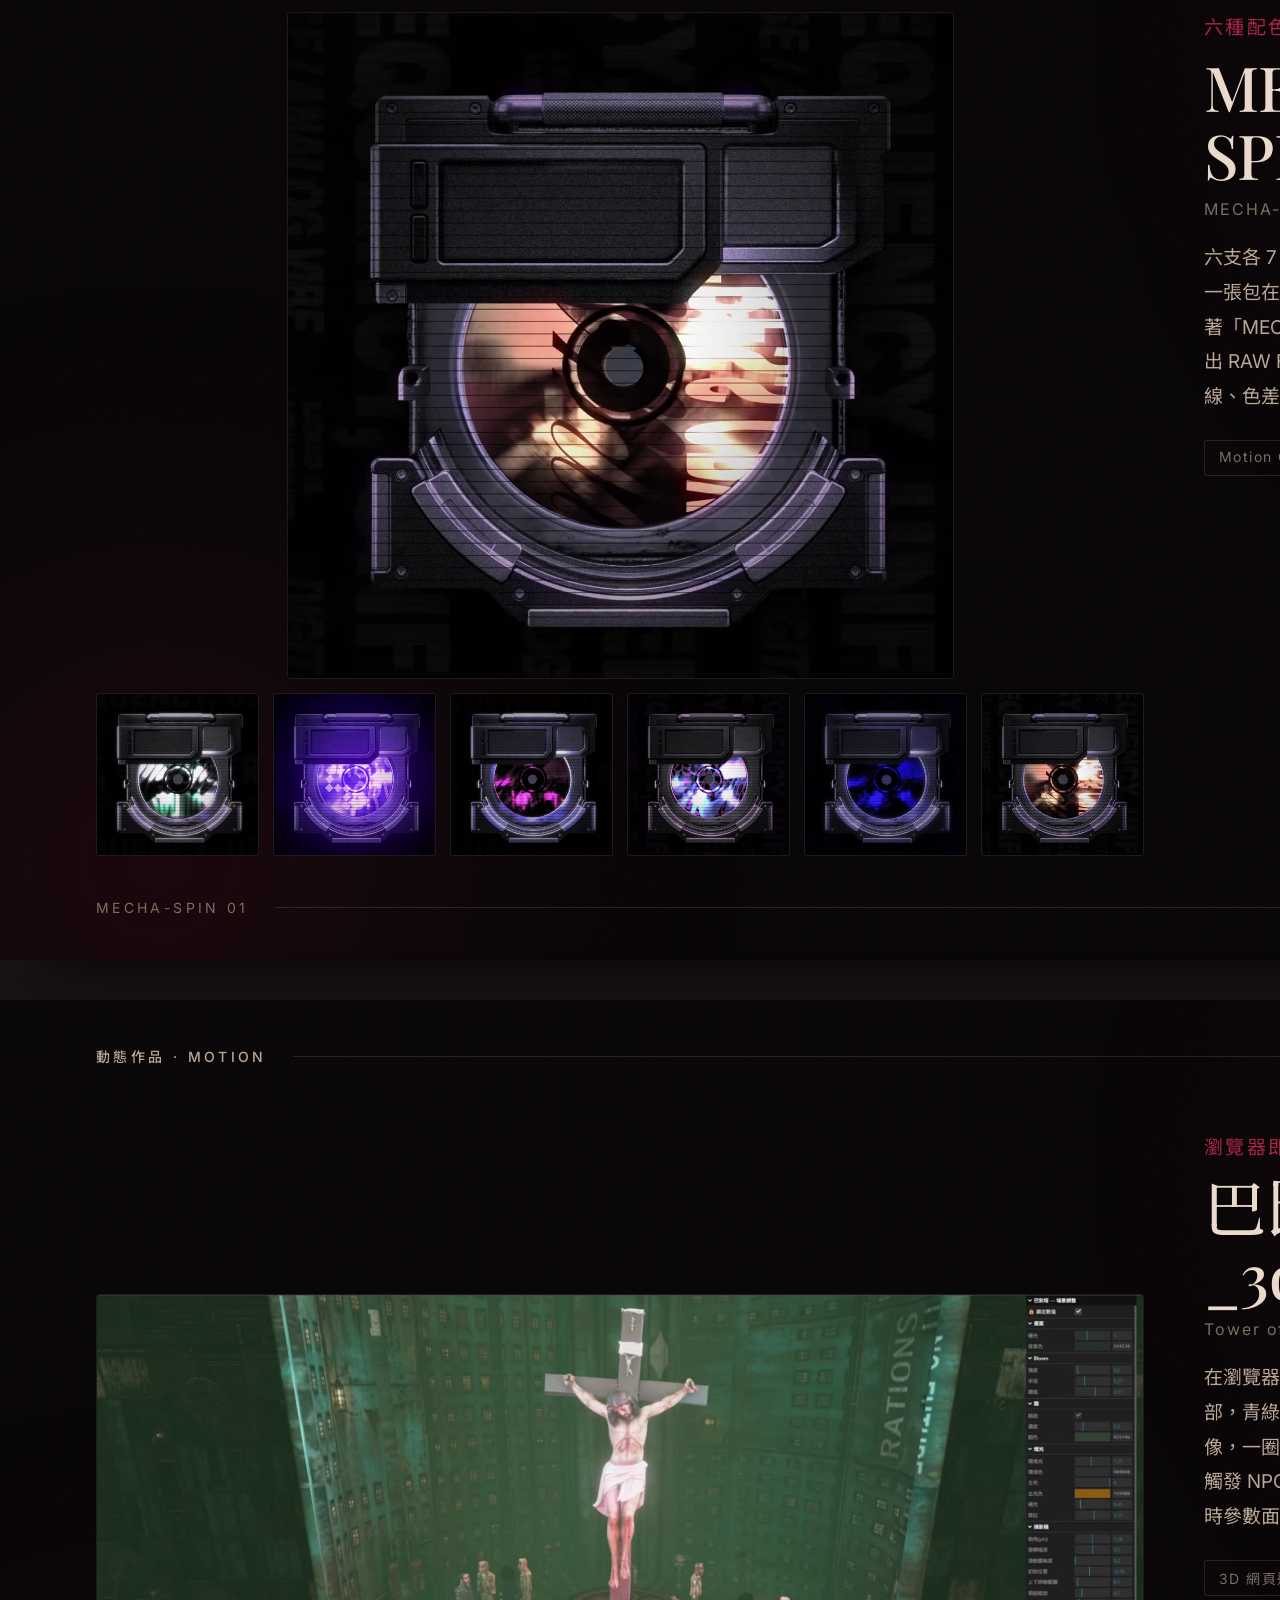
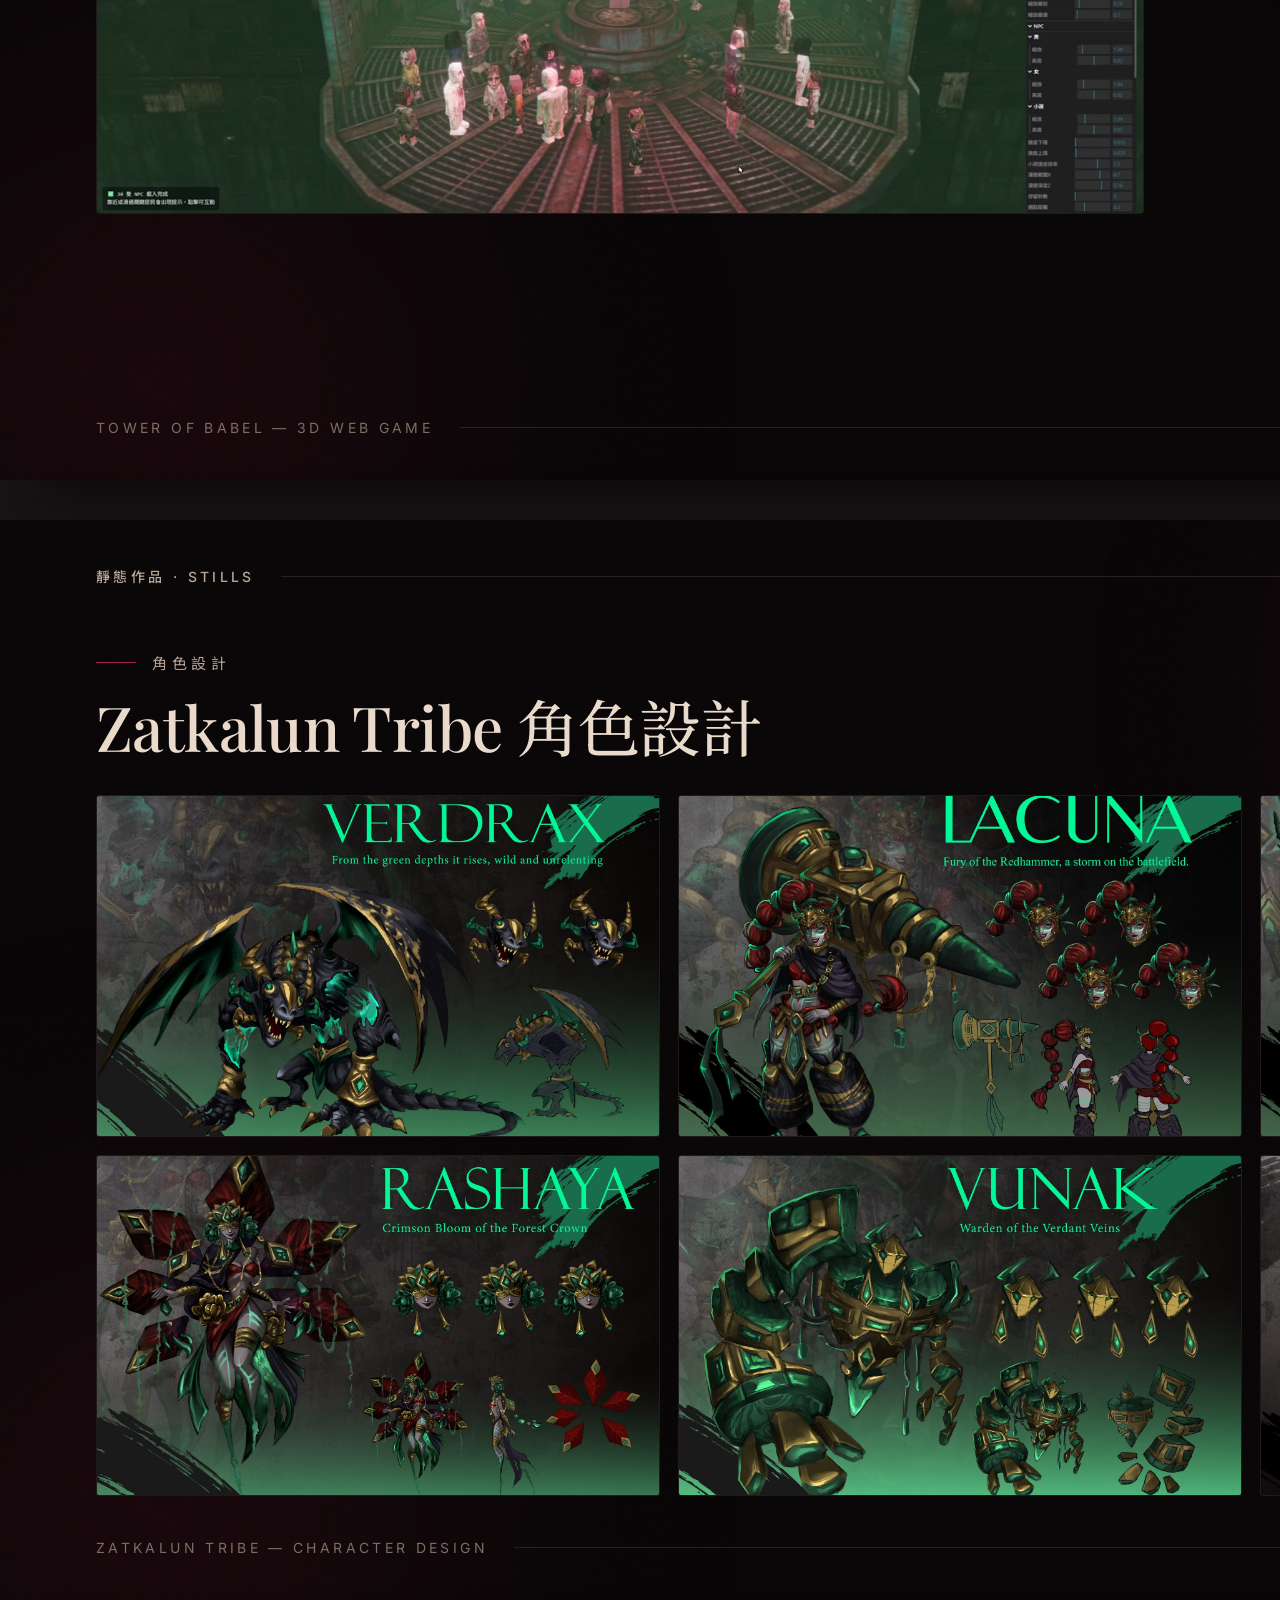
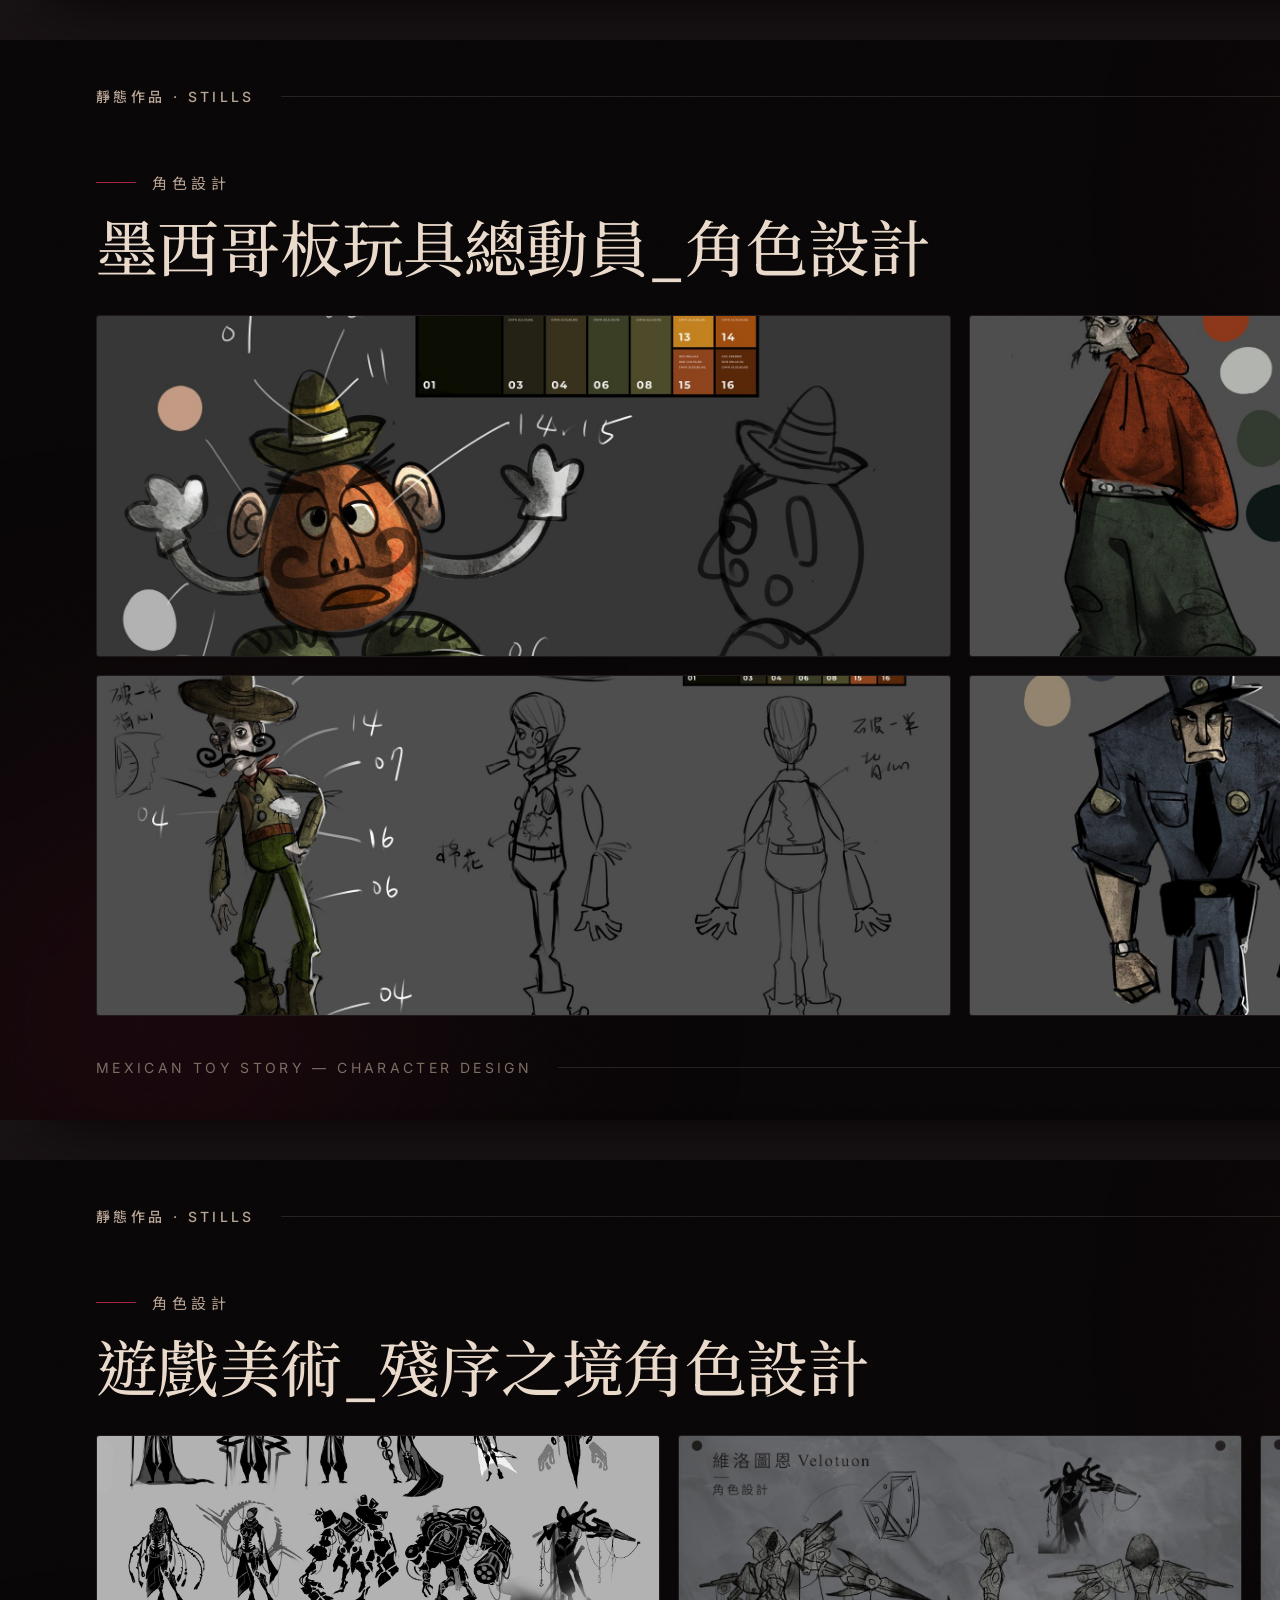
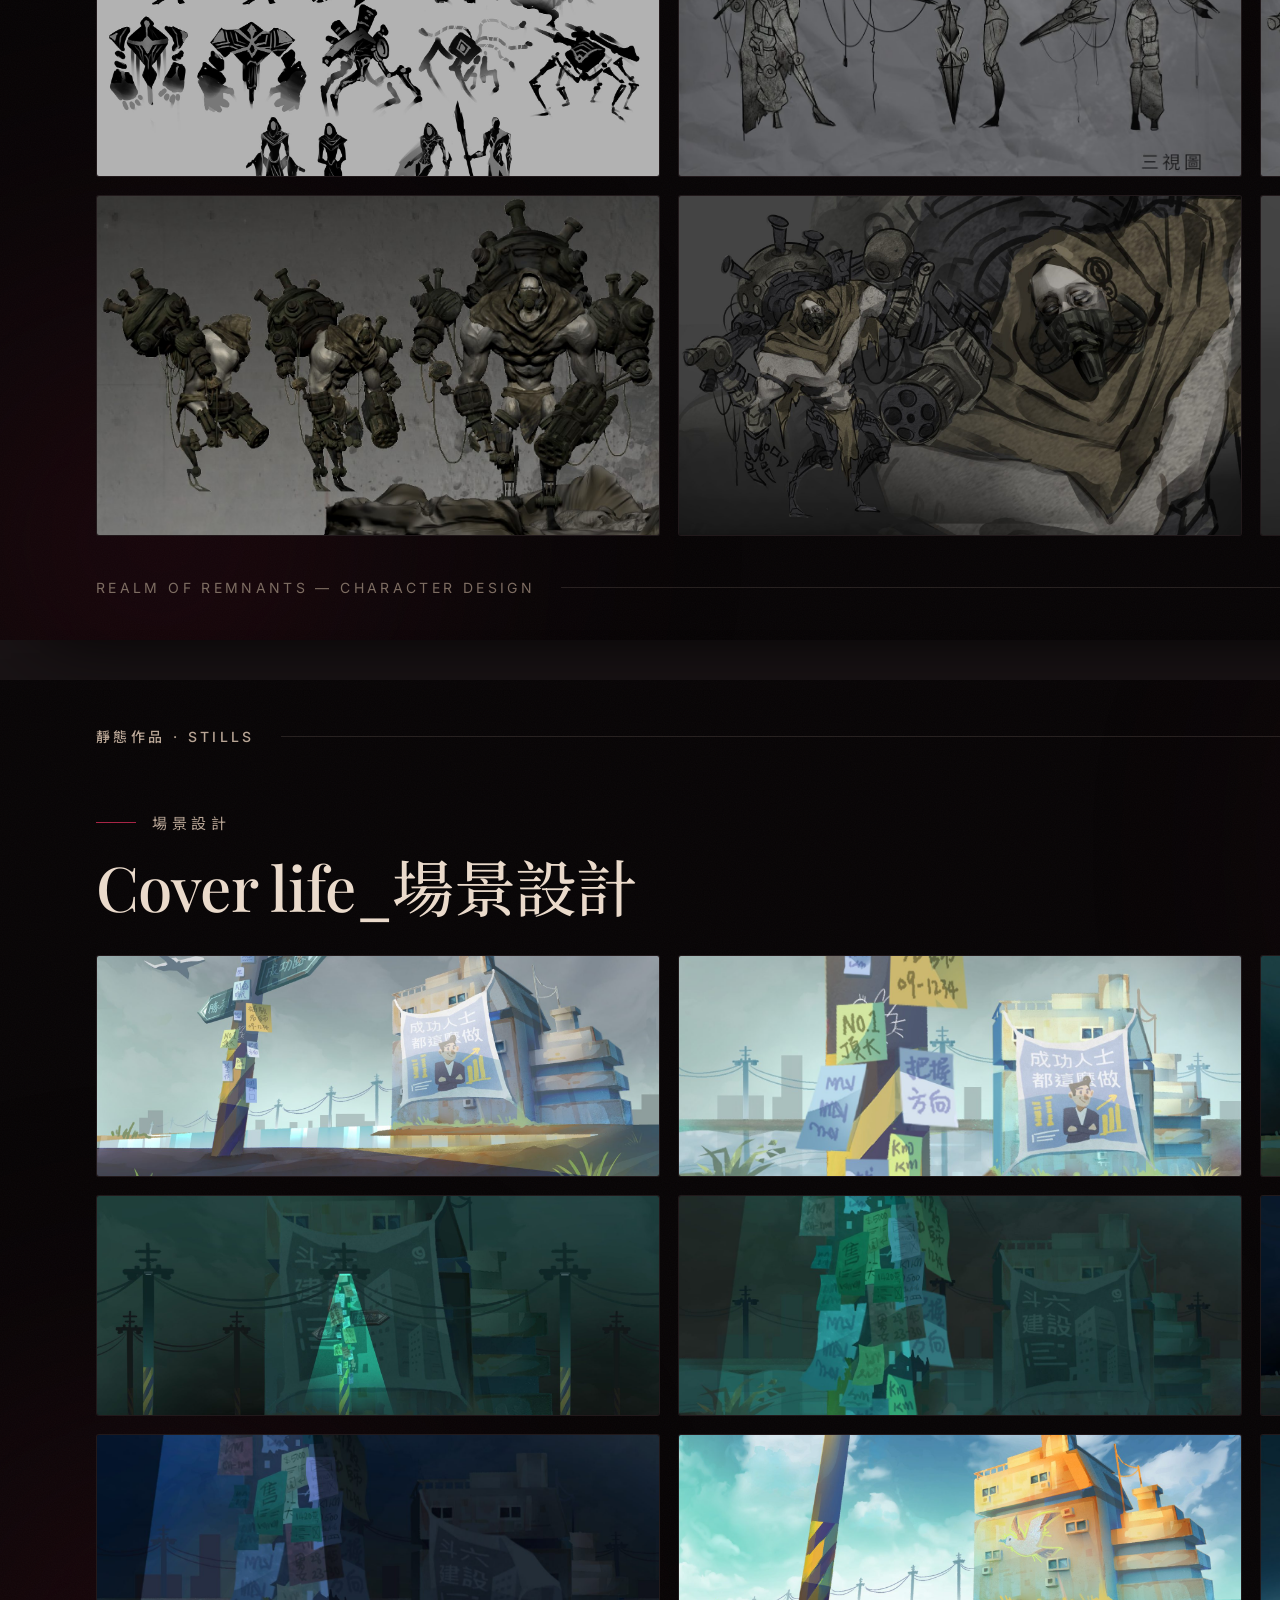
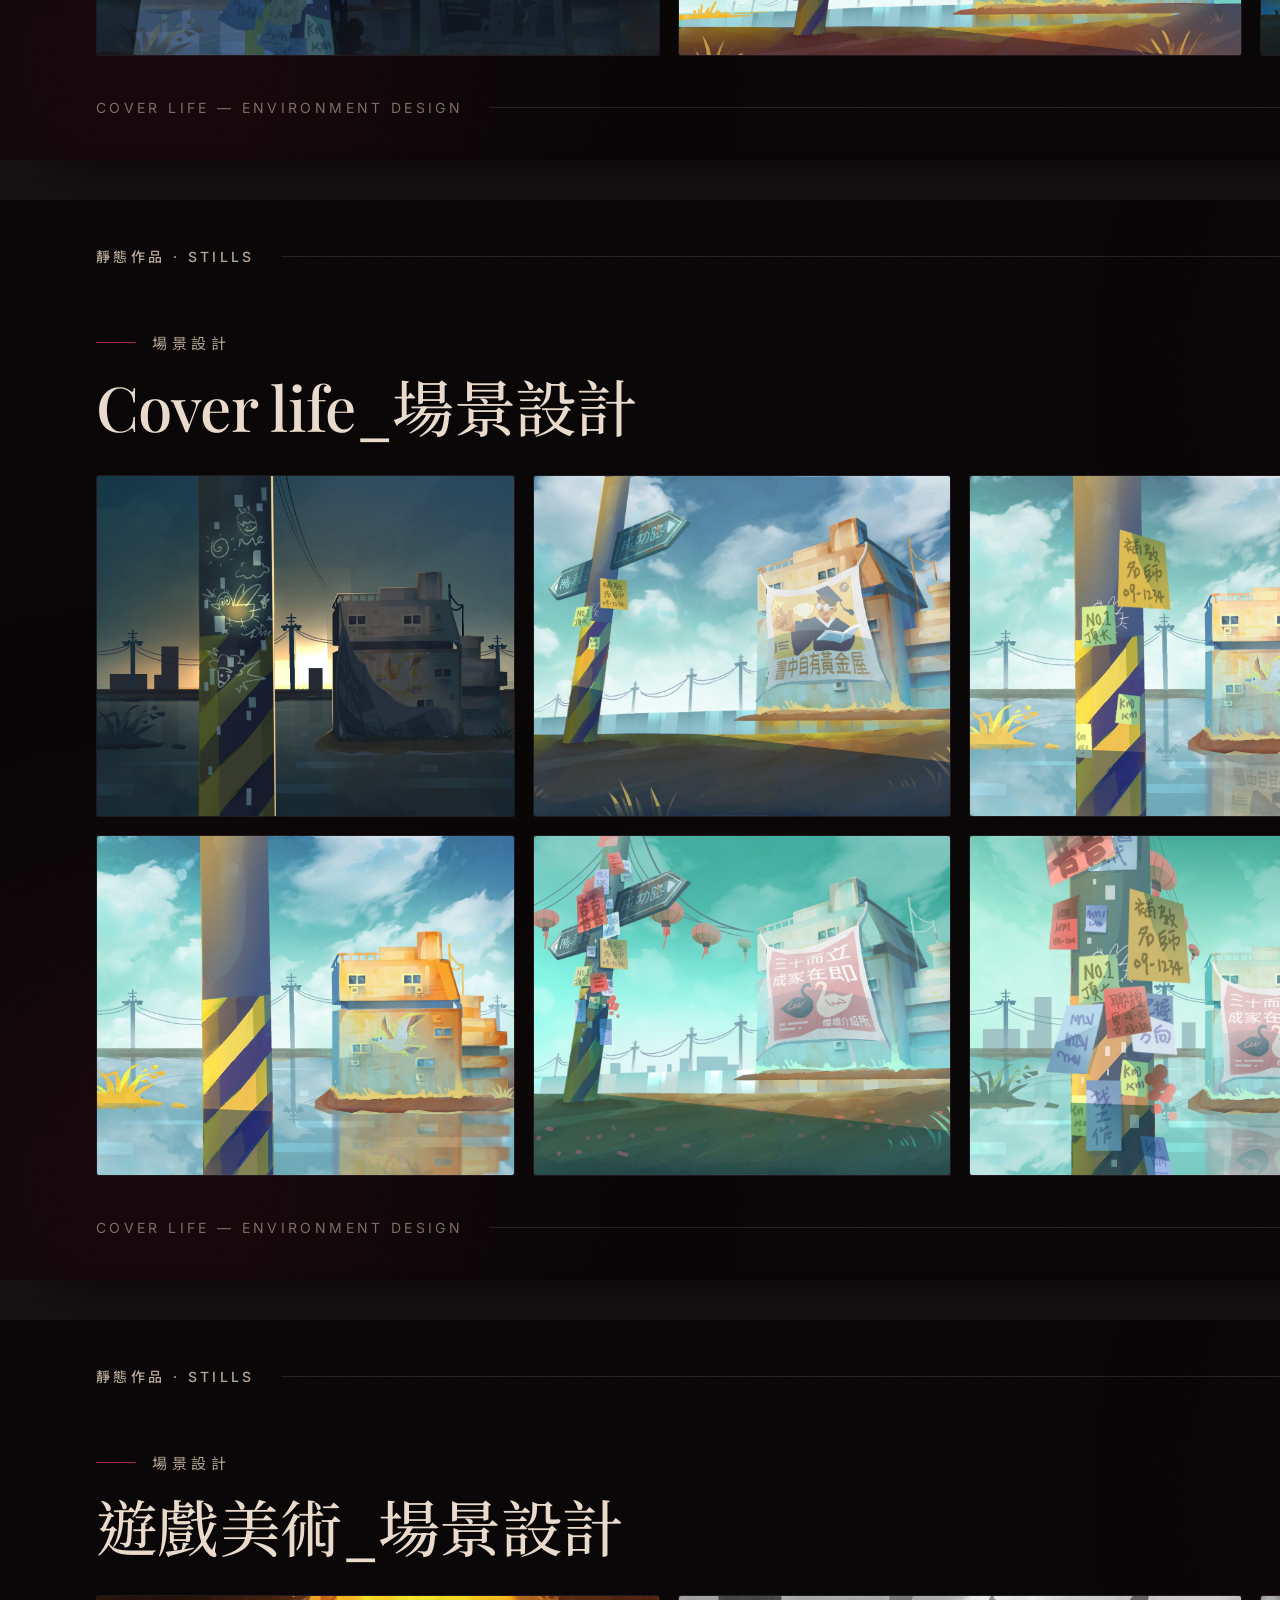
<file: deck/index.html>
<!DOCTYPE html>
<html lang="zh-Hant">
<head>
<meta charset="utf-8">
<title>陳恩語 Chen En-Yu — 作品集簡報</title>
<meta name="viewport" content="width=1920">
<link rel="preconnect" href="https://fonts.googleapis.com">
<link rel="preconnect" href="https://fonts.gstatic.com" crossorigin>
<link href="https://fonts.googleapis.com/css2?family=Playfair+Display:ital,wght@0,400..700;1,400..600&family=Cormorant+Garamond:ital,wght@1,300;1,400&family=Inter:wght@300;400;500&family=Noto+Sans+TC:wght@300;400;500&family=Noto+Serif+TC:wght@400;500;600&display=swap" rel="stylesheet">
<link rel="stylesheet" href="style.css">
</head>
<body>
<div id="deck"></div>
<script src="../js/data.js"></script>
<script src="deck.js"></script>
</body>
</html>
</file>
<file: css/style.css>
/* ============================================================
   Chen En-Yu — Portfolio
   Visual system: deep oxblood / bone / editorial serif
   ============================================================ */

/* ---------- 1. Tokens ---------- */
:root{
  --ink-900:#070405;
  --ink-850:#0B0608;
  --ink-800:#110A0D;
  --ink-700:#170E12;
  --ink-600:#1F1318;
  --line:rgba(234,218,203,.11);
  --line-soft:rgba(234,218,203,.06);

  --wine-900:#3A0A17;
  --wine-700:#5C1024;
  --wine-500:#8A1B38;
  --wine-400:#A82546;
  --rose:#C9607B;

  --bone:#EADACB;
  --bone-dim:#B9A696;
  --bone-faint:#7D6D62;

  --serif:"Playfair Display","Noto Serif TC",Georgia,"Times New Roman",serif;
  --sans:"Inter","Noto Sans TC","Segoe UI",system-ui,sans-serif;
  --script:"Cormorant Garamond","Noto Serif TC",Georgia,serif;

  --gut:clamp(20px,4vw,64px);
  --maxw:1320px;
  --ease:cubic-bezier(.22,.61,.36,1);
  --ease-out:cubic-bezier(.16,1,.3,1);
}

/* ---------- 2. Reset ---------- */
*,*::before,*::after{box-sizing:border-box}
html{scroll-behavior:smooth;-webkit-text-size-adjust:100%}
@media (prefers-reduced-motion:reduce){html{scroll-behavior:auto}}
body{
  margin:0;
  background:var(--ink-900);
  color:var(--bone);
  font-family:var(--sans);
  font-size:15px;
  line-height:1.7;
  -webkit-font-smoothing:antialiased;
  overflow-x:hidden;
}
img,video{max-width:100%;display:block}
button{font:inherit;color:inherit;background:none;border:0;cursor:pointer}
a{color:inherit;text-decoration:none}
h1,h2,h3,h4,p{margin:0}
ul{margin:0;padding:0;list-style:none}
::selection{background:var(--wine-500);color:var(--bone)}
:focus-visible{outline:2px solid var(--rose);outline-offset:3px}

/* ---------- 3. Ambient background ---------- */
.bg-field{position:fixed;inset:0;z-index:0;pointer-events:none}
.bg-field::before,.bg-field::after{
  content:"";position:absolute;border-radius:50%;
  filter:blur(90px);opacity:.5;
}
.bg-field::before{
  width:60vw;height:60vw;top:-18vw;right:-14vw;
  background:radial-gradient(circle,rgba(138,27,56,.42),transparent 68%);
  animation:drift 26s var(--ease) infinite alternate;
}
.bg-field::after{
  width:52vw;height:52vw;bottom:-16vw;left:-14vw;
  background:radial-gradient(circle,rgba(58,10,23,.6),transparent 70%);
  animation:drift 34s var(--ease) infinite alternate-reverse;
}
@keyframes drift{
  0%{transform:translate3d(0,0,0) scale(1)}
  100%{transform:translate3d(4vw,5vw,0) scale(1.16)}
}
.grain{
  position:fixed;inset:-50%;z-index:1;pointer-events:none;opacity:.035;
  background-image:url("data:image/svg+xml;charset=utf-8,%3Csvg xmlns='http://www.w3.org/2000/svg' width='200' height='200'%3E%3Cfilter id='n'%3E%3CfeTurbulence type='fractalNoise' baseFrequency='.85' numOctaves='3'/%3E%3C/filter%3E%3Crect width='200' height='200' filter='url(%23n)'/%3E%3C/svg%3E");
  animation:grainShift 700ms steps(4) infinite;
}
@keyframes grainShift{
  0%,100%{transform:translate(0,0)}
  25%{transform:translate(-2%,1%)}
  50%{transform:translate(1%,-2%)}
  75%{transform:translate(2%,2%)}
}
@media (prefers-reduced-motion:reduce){
  .bg-field::before,.bg-field::after,.grain{animation:none}
}

/* ---------- 4. Layout ---------- */
.shell{position:relative;z-index:2;max-width:var(--maxw);margin-inline:auto;padding-inline:var(--gut)}
section{position:relative;z-index:2}

/* ---------- 5. Navigation ---------- */
.nav{
  position:fixed;top:0;left:0;right:0;z-index:60;
  display:flex;align-items:center;justify-content:space-between;
  gap:16px;
  padding:16px var(--gut);
  background:rgba(7,4,5,0);
  border-bottom:1px solid transparent;
  transition:background .5s var(--ease),border-color .5s var(--ease),padding .5s var(--ease);
}
.nav.is-stuck{
  background:rgba(7,4,5,.86);
  backdrop-filter:blur(16px);-webkit-backdrop-filter:blur(16px);
  border-bottom-color:var(--line);
  padding-block:11px;
}
.nav__mark{
  font-family:var(--serif);font-size:17px;letter-spacing:.14em;
  text-transform:uppercase;white-space:nowrap;
}
.nav__mark b{font-weight:600;color:var(--bone)}
.nav__mark span{color:var(--wine-400)}
.nav__right{display:flex;align-items:center;gap:clamp(12px,2vw,24px)}
.nav__links{display:flex;gap:clamp(14px,2.4vw,34px);align-items:center}
.nav__links a{
  position:relative;font-size:11px;letter-spacing:.2em;text-transform:uppercase;
  color:var(--bone-dim);padding-block:4px;transition:color .35s var(--ease);
}
.nav__links a::after{
  content:"";position:absolute;left:0;bottom:0;width:100%;height:1px;
  background:var(--wine-400);transform:scaleX(0);transform-origin:right;
  transition:transform .45s var(--ease-out);
}
.nav__links a:hover{color:var(--bone)}
.nav__links a:hover::after{transform:scaleX(1);transform-origin:left}
.nav__links a.is-active{color:var(--bone)}
.nav__links a.is-active::after{transform:scaleX(1)}
.lang{
  display:flex;align-items:center;border:1px solid var(--line);
  border-radius:999px;overflow:hidden;flex:none;
}
.lang button{
  padding:6px 13px;font-size:10px;letter-spacing:.16em;
  color:var(--bone-faint);transition:background .35s var(--ease),color .35s var(--ease);
}
.lang button.is-on{background:var(--wine-700);color:var(--bone)}
.nav__burger{display:none}

/* ---------- 6. Hero ---------- */
.hero{
  position:relative;min-height:100svh;
  display:flex;flex-direction:column;justify-content:flex-end;
  padding-block:120px clamp(40px,7vh,80px);
  overflow:hidden;
}
/* full-bleed MECHA-SPIN loop behind the wordmark, held at 30% */
/* No z-index here on purpose: giving this box its own stacking context
   would trap the video's blend mode inside it. DOM order already puts it
   under the hero content, which carries z-index:1. */
.hero__bg{
  position:absolute;top:0;bottom:0;
  left:50%;transform:translateX(-50%);
  width:100vw;
  display:grid;place-items:center;
  overflow:hidden;pointer-events:none;
}
/* The clip is shown whole at its native 1:1 — no cropping — so the machine
   is never cut off. It is taller than wide relative to the viewport, so it
   sits centred with the page showing either side. */
.hero__bg video{
  width:auto;height:100%;
  max-width:100vw;
  object-fit:contain;
  opacity:.8;
  /* Two things soften the frame. `screen` drops the pure-black ground out
     (it is darker than the page, which is what made the rectangle visible),
     and the radial mask feathers whatever remains — the disc drive is a
     circular subject, so a circular falloff follows its own shape. */
  mix-blend-mode:screen;
  -webkit-mask-image:radial-gradient(circle at 50% 50%,
    #000 40%,rgba(0,0,0,.78) 58%,rgba(0,0,0,.3) 76%,transparent 92%);
  mask-image:radial-gradient(circle at 50% 50%,
    #000 40%,rgba(0,0,0,.78) 58%,rgba(0,0,0,.3) 76%,transparent 92%);
}
/* Under `screen` only the bright pixels survive, so the veil no longer has
   to fight a full-frame image — it just protects the headline. */
.hero__veil{
  position:absolute;inset:0;
  background:
    linear-gradient(to right,rgba(7,4,5,.5) 0%,rgba(7,4,5,.12) 54%,rgba(7,4,5,.34) 100%),
    linear-gradient(to bottom,rgba(7,4,5,.55) 0%,transparent 30%,transparent 72%,rgba(7,4,5,.5) 100%);
}
/* keep every hero element above the backdrop */
.hero__wordmark,.hero__grid,.hero__foot,.hero__scroll{position:relative;z-index:1}

.hero__wordmark{
  font-family:var(--serif);font-weight:500;
  font-size:clamp(3.4rem,15.2vw,14.5rem);
  line-height:.84;letter-spacing:-.02em;
  color:var(--bone);
  margin-bottom:clamp(20px,4vh,48px);
  display:flex;flex-wrap:nowrap;justify-content:space-between;
  width:100%;
}
.hero__wordmark span{
  display:inline-block;
  transform:translateY(110%) rotate(5deg);
  opacity:0;
}
.is-ready .hero__wordmark span{
  animation:letterRise 1.15s var(--ease-out) forwards;
}
@keyframes letterRise{to{transform:translateY(0) rotate(0);opacity:1}}

.hero__grid{
  display:grid;grid-template-columns:1.15fr .85fr;
  gap:clamp(24px,4vw,64px);align-items:end;
}
.hero__lead{
  font-family:var(--serif);font-weight:400;
  font-size:clamp(1.3rem,3.1vw,2.5rem);
  line-height:1.26;letter-spacing:.005em;
}
.hero__lead em{font-style:italic;color:var(--rose)}
.hero__note{
  font-size:13.5px;color:var(--bone-dim);max-width:34ch;line-height:1.85;
}
.hero__foot{
  display:flex;flex-wrap:wrap;gap:20px 40px;
  align-items:center;justify-content:space-between;
  margin-top:clamp(28px,5vh,56px);
}
.sig{
  font-family:var(--script);font-style:italic;font-weight:300;
  font-size:clamp(1.7rem,3.6vw,2.9rem);
  color:var(--rose);line-height:1;
}
.hero__meta{
  font-size:10px;letter-spacing:.22em;text-transform:uppercase;
  color:var(--bone-faint);text-align:right;line-height:2;
}
.hero__scroll{
  position:absolute;left:var(--gut);bottom:18px;
  font-size:9.5px;letter-spacing:.3em;text-transform:uppercase;
  color:var(--bone-faint);display:flex;align-items:center;gap:10px;
}
.hero__scroll i{
  display:block;width:1px;height:34px;background:var(--line);position:relative;overflow:hidden;
}
.hero__scroll i::after{
  content:"";position:absolute;inset:0;background:var(--wine-400);
  animation:scrollTick 2.2s var(--ease) infinite;
}
@keyframes scrollTick{
  0%{transform:translateY(-100%)}
  60%,100%{transform:translateY(100%)}
}

/* ---------- 7. Pill / button ---------- */
.pill{
  display:inline-flex;align-items:center;gap:10px;
  padding:11px 22px;border:1px solid var(--line);border-radius:999px;
  font-size:10.5px;letter-spacing:.2em;text-transform:uppercase;
  color:var(--bone-dim);position:relative;overflow:hidden;isolation:isolate;
  transition:color .4s var(--ease),border-color .4s var(--ease);
}
.pill::before{
  content:"";position:absolute;inset:0;background:var(--wine-700);
  transform:scaleX(0);transform-origin:right;z-index:-1;
  transition:transform .5s var(--ease-out);
}
.pill:hover{color:var(--bone);border-color:var(--wine-400)}
.pill:hover::before{transform:scaleX(1);transform-origin:left}
.pill .dot{
  width:6px;height:6px;border-radius:50%;background:var(--wine-400);
  box-shadow:0 0 0 0 rgba(168,37,70,.7);animation:ping 2.4s var(--ease) infinite;
}
@keyframes ping{
  0%{box-shadow:0 0 0 0 rgba(168,37,70,.6)}
  70%{box-shadow:0 0 0 11px rgba(168,37,70,0)}
  100%{box-shadow:0 0 0 0 rgba(168,37,70,0)}
}

/* ---------- 8. Section heading ---------- */
.sec{padding-block:clamp(64px,10vh,128px)}
.sec__head{
  display:flex;align-items:baseline;justify-content:space-between;
  gap:20px;flex-wrap:wrap;margin-bottom:clamp(28px,5vh,52px);
}
.sec__label{
  font-size:10.5px;letter-spacing:.3em;text-transform:uppercase;
  color:var(--bone-dim);display:flex;align-items:center;gap:12px;
}
.sec__label::before{
  content:"";width:28px;height:1px;background:var(--wine-400);display:block;
}
.sec__title{
  font-family:var(--serif);font-weight:500;
  font-size:clamp(2rem,5.4vw,4.1rem);line-height:1.05;letter-spacing:-.015em;
}
.sec__title em{font-style:italic;color:var(--rose)}
.sec__aside{font-size:12.5px;color:var(--bone-faint);max-width:40ch;line-height:1.8}

/* ---------- 9. Work cards ---------- */
/* 12-column bed so cards can take deliberately uneven widths, giving the
   wall an editorial rhythm instead of rows of identically sized tiles. */
.work-grid{
  display:grid;
  grid-template-columns:repeat(12,1fr);
  gap:clamp(20px,2.4vw,34px);
}
.card{
  position:relative;display:flex;flex-direction:column;
  background:linear-gradient(170deg,var(--ink-700),var(--ink-850));
  border:1px solid var(--line-soft);border-radius:4px;overflow:hidden;
  text-align:left;width:100%;
  transition:border-color .55s var(--ease),transform .55s var(--ease-out),box-shadow .55s var(--ease);
}
.card::after{
  content:"";position:absolute;inset:0;pointer-events:none;border-radius:4px;
  box-shadow:inset 0 0 0 1px transparent;
  transition:box-shadow .55s var(--ease);
}
.card:hover,.card:focus-visible{
  transform:translateY(-7px);
  border-color:rgba(168,37,70,.42);
  box-shadow:0 26px 60px -28px rgba(0,0,0,.95),0 0 44px -22px rgba(168,37,70,.55);
}
.card:hover::after{box-shadow:inset 0 0 0 1px rgba(201,96,123,.18)}

.card__media{
  position:relative;aspect-ratio:4/3;overflow:hidden;background:var(--ink-800);
}
.card__media .shot{
  width:100%;height:100%;object-fit:cover;
  transform:scale(1.015);
  filter:saturate(.84) contrast(1.04) brightness(.88);
  transition:transform 1.1s var(--ease-out),filter .7s var(--ease);
}
.card:hover .card__media .shot{transform:scale(1.075);filter:saturate(1) contrast(1) brightness(1)}
.card__media::after{
  content:"";position:absolute;inset:0;z-index:2;
  background:linear-gradient(to top,rgba(7,4,5,.86) 0%,rgba(7,4,5,.18) 44%,transparent 72%);
  transition:opacity .6s var(--ease);
}
.card:hover .card__media::after{opacity:.72}

.card__idx{
  position:absolute;top:14px;left:16px;z-index:4;
  font-family:var(--serif);font-size:13px;letter-spacing:.1em;
  color:var(--bone-dim);
}
.card__kind{
  position:absolute;top:14px;right:16px;z-index:4;
  font-size:9px;letter-spacing:.2em;text-transform:uppercase;
  color:var(--bone);background:rgba(90,16,36,.72);
  backdrop-filter:blur(8px);-webkit-backdrop-filter:blur(8px);
  padding:5px 10px;border-radius:999px;border:1px solid rgba(201,96,123,.28);
}
.card__count{
  position:absolute;bottom:14px;right:16px;z-index:4;
  font-size:10px;letter-spacing:.16em;color:var(--bone-dim);
  display:flex;align-items:center;gap:7px;
  opacity:0;transform:translateY(8px);
  transition:opacity .5s var(--ease),transform .5s var(--ease-out);
}
.card:hover .card__count{opacity:1;transform:translateY(0)}

.card__play{
  position:absolute;top:50%;left:50%;z-index:4;
  width:58px;height:58px;margin:-29px 0 0 -29px;
  border-radius:50%;border:1px solid rgba(234,218,203,.5);
  background:rgba(7,4,5,.42);backdrop-filter:blur(6px);-webkit-backdrop-filter:blur(6px);
  display:grid;place-items:center;
  transition:background .5s var(--ease),transform .6s var(--ease-out),border-color .5s var(--ease);
}
.card__play svg{width:15px;height:15px;fill:var(--bone);margin-left:3px}
.card:hover .card__play{background:var(--wine-500);border-color:var(--wine-400);transform:scale(1.12)}

/* description lives on the cover, surfacing only on hover */
.card__reveal{
  position:absolute;inset:0;z-index:3;
  display:flex;align-items:flex-end;
  padding:22px 20px;
  background:rgba(0,0,0,.72);
  opacity:0;transition:opacity .45s var(--ease);
  pointer-events:none;
}
.card__reveal p{
  font-size:13px;line-height:1.85;color:#fff;
  text-shadow:0 1px 12px rgba(0,0,0,.5);
  transform:translateY(8px);
  transition:transform .5s var(--ease-out);
}
.card:hover .card__reveal,.card:focus-visible .card__reveal{opacity:1}
.card:hover .card__reveal p,.card:focus-visible .card__reveal p{transform:translateY(0)}

.card__body{padding:18px 20px 20px;display:flex;flex-direction:column;gap:9px;flex:1}
.card__title{
  font-family:var(--serif);font-weight:500;
  font-size:1.26rem;line-height:1.28;letter-spacing:.005em;
}
.card__sub{font-size:11px;letter-spacing:.14em;text-transform:uppercase;color:var(--wine-400)}

/* "我負責的項目" — the headline fact on a motion card */
.card__role{
  margin-top:3px;padding-top:12px;
  border-top:1px solid var(--line);
}
.card__role > b{
  display:block;margin-bottom:9px;
  font-size:11px;font-weight:500;letter-spacing:.22em;text-transform:uppercase;
  color:var(--wine-400);
}
.card__roleList{display:flex;flex-wrap:wrap;gap:7px}
.card__roleList span{
  font-size:13px;line-height:1.4;color:var(--bone);
  border:1px solid rgba(168,37,70,.32);
  background:rgba(90,16,36,.3);
  border-radius:2px;padding:5px 11px;
  transition:border-color .45s var(--ease),background .45s var(--ease);
}
.card:hover .card__roleList span{
  border-color:rgba(201,96,123,.45);background:rgba(90,16,36,.5);
}
.card__roleList span.more{
  color:var(--bone-dim);background:none;border-style:dashed;
}
.card__tags{display:flex;flex-wrap:wrap;gap:6px;margin-top:auto;padding-top:12px}
.tag{
  font-size:9.5px;letter-spacing:.14em;text-transform:uppercase;
  color:var(--bone-faint);border:1px solid var(--line);
  padding:4px 9px;border-radius:2px;
  transition:border-color .45s var(--ease),color .45s var(--ease);
}
.card:hover .tag{border-color:rgba(168,37,70,.3);color:var(--bone-dim)}

/* every card is full width until there is room to differentiate */
.card{grid-column:1/-1}

@media (min-width:860px){
  .card--s{grid-column:span 5}
  .card--m{grid-column:span 7}
  .card--l{grid-column:1/-1}
  .card--s .card__media{aspect-ratio:4/3}
  .card--m .card__media{aspect-ratio:16/9}
}

/* hero card — the lead piece, full width of the grid */
.card--hero{grid-column:1/-1}
.card--hero .card__media{aspect-ratio:2/1}
.card--hero .card__idx{font-size:15px;top:18px;left:20px}
.card--hero .card__play{width:74px;height:74px;margin:-37px 0 0 -37px}
.card--hero .card__play svg{width:19px;height:19px}

@media (min-width:860px){
  .card--hero .card__body{padding:26px 30px 30px;gap:12px}
  .card--hero .card__sub{font-size:12px;letter-spacing:.2em}
  .card--hero .card__title{font-size:clamp(1.9rem,3.4vw,2.9rem)}
  .card--hero .card__role{padding-top:16px}
  .card--hero .card__role > b{font-size:12px;margin-bottom:11px}
  .card--hero .card__roleList{gap:8px}
  .card--hero .card__roleList span{font-size:14px;padding:7px 14px}
  .card--hero .card__reveal{padding:34px 30px}
  .card--hero .card__reveal p{font-size:15px;line-height:1.9;max-width:78ch}
}

@media (min-width:1080px){
  .card--l .card__media{aspect-ratio:21/9}
  .card--l .card__title{font-size:1.65rem}
  .card--l .card__reveal{padding:28px 26px}
  .card--l .card__reveal p{font-size:14px;max-width:72ch}
}

/* ---------- 9b. Gallery wall (masonry) ---------- */
/* JS places each tile into whichever column is currently shortest, so the
   reading order runs left-to-right while columns stay balanced and gap-free.
   CSS `columns` would fill each column top-to-bottom instead, which turns a
   folder-ordered list into one subject per column. */
.wall{
  display:flex;flex-direction:column;
  gap:clamp(10px,1.4vw,20px);
}
.wall__group{
  display:flex;
  align-items:flex-start;
  gap:clamp(10px,1.4vw,20px);
}
.wall__col{
  flex:1 1 0;min-width:0;
  display:flex;flex-direction:column;
  gap:clamp(10px,1.4vw,20px);
}

.tile{
  display:block;width:100%;padding:0;border:0;margin:0;
  position:relative;overflow:hidden;border-radius:3px;
  background:var(--ink-800);
  border:1px solid var(--line-soft);
  transition:border-color .5s var(--ease),transform .5s var(--ease-out),box-shadow .5s var(--ease);
}
.tile img{
  display:block;width:100%;height:auto;
  transition:filter .45s var(--ease);
}
/* flat 30% darkening on hover — no gradient, no vignette */
.tile::after{
  content:"";position:absolute;inset:0;pointer-events:none;z-index:1;
  background:#000;opacity:0;
  transition:opacity .45s var(--ease);
}
.tile:hover,.tile:focus-visible{
  border-color:rgba(168,37,70,.38);
}
.tile:hover::after,.tile:focus-visible::after{opacity:.3}

/* caption sits straight on the image: white, no frame, no chip */
.tile__cat{
  position:absolute;left:0;right:0;bottom:0;z-index:2;
  padding:14px 16px;
  font-size:12px;letter-spacing:.14em;
  color:#fff;text-align:left;
  text-shadow:0 1px 14px rgba(0,0,0,.55);
  opacity:0;transform:translateY(5px);
  transition:opacity .45s var(--ease),transform .45s var(--ease-out);
}
.tile:hover .tile__cat,.tile:focus-visible .tile__cat{opacity:1;transform:translateY(0)}

/* reveal: the wall fades its tiles in column order, not row order */
.tile.rv{opacity:0;transform:translateY(22px)}
.tile.rv.in{opacity:1;transform:none}

/* ---------- 10. Filters ---------- */
.filters{display:flex;flex-wrap:wrap;gap:8px;margin-bottom:clamp(22px,4vh,38px)}
.filters button{
  padding:8px 17px;border:1px solid var(--line);border-radius:999px;
  font-size:10.5px;letter-spacing:.17em;text-transform:uppercase;
  color:var(--bone-faint);
  transition:color .4s var(--ease),border-color .4s var(--ease),background .4s var(--ease);
}
.filters button:hover{color:var(--bone-dim);border-color:var(--bone-faint)}
.filters button.is-on{background:var(--wine-700);border-color:var(--wine-500);color:var(--bone)}

/* ---------- 11. Reveal animation ---------- */
.rv{opacity:0;transform:translateY(34px);
  transition:opacity .95s var(--ease-out),transform .95s var(--ease-out)}
.rv.in{opacity:1;transform:none}
@media (prefers-reduced-motion:reduce){
  .rv{opacity:1;transform:none;transition:none}
  .is-ready .hero__wordmark span{animation:none;opacity:1;transform:none}
}

/* ---------- 12. Process + tools ---------- */
.two-col{
  display:grid;grid-template-columns:1.05fr .95fr;
  gap:clamp(24px,4vw,56px);align-items:start;
}
.step{
  display:grid;grid-template-columns:auto 1fr;gap:20px;
  padding-block:20px;border-bottom:1px solid var(--line-soft);
  transition:padding-left .55s var(--ease-out);
}
.step:hover{padding-left:10px}
.step__n{
  font-family:var(--serif);font-size:1.9rem;line-height:1;
  color:var(--wine-700);transition:color .5s var(--ease);
}
.step:hover .step__n{color:var(--wine-400)}
.step__t{font-size:11.5px;letter-spacing:.2em;text-transform:uppercase;margin-bottom:7px}
.step__d{font-size:12.6px;color:var(--bone-dim);line-height:1.75}

.tools{display:grid;grid-template-columns:repeat(2,1fr);gap:10px}
.tool{
  display:flex;align-items:center;gap:13px;
  padding:14px 16px;border:1px solid var(--line-soft);border-radius:3px;
  background:rgba(31,19,24,.4);
  transition:border-color .5s var(--ease),background .5s var(--ease),transform .5s var(--ease-out);
}
.tool:hover{border-color:rgba(168,37,70,.34);background:rgba(58,10,23,.3);transform:translateX(4px)}
.tool__ico{
  width:32px;height:32px;flex:none;border-radius:3px;
  display:grid;place-items:center;
  background:linear-gradient(145deg,var(--wine-700),var(--wine-900));
  font-family:var(--serif);font-size:13px;color:var(--bone);
}
.tool__n{font-size:11.5px;letter-spacing:.14em;text-transform:uppercase;color:var(--bone-dim)}

/* ---------- 13. Contact ---------- */
.contact{
  border:1px solid var(--line);border-radius:4px;
  background:linear-gradient(150deg,rgba(58,10,23,.42),rgba(11,6,8,.9));
  padding:clamp(28px,5vw,60px);
  display:grid;grid-template-columns:1.1fr .9fr;gap:clamp(26px,4vw,56px);align-items:center;
}
.contact__h{
  font-family:var(--serif);font-weight:500;
  font-size:clamp(1.9rem,4.6vw,3.5rem);line-height:1.08;
}
.contact__h em{
  display:block;font-family:var(--script);font-style:italic;
  color:var(--rose);font-size:1.12em;font-weight:300;margin-top:4px;
}
.contact__list{display:flex;flex-direction:column;gap:3px;margin-block:22px}
.contact__row{
  display:flex;align-items:center;gap:14px;padding:12px 2px;
  border-bottom:1px solid var(--line-soft);
  font-size:13px;color:var(--bone-dim);
  transition:color .4s var(--ease),padding-left .5s var(--ease-out);
}
.contact__row:hover{color:var(--bone);padding-left:9px}
.contact__row svg{width:15px;height:15px;stroke:var(--wine-400);fill:none;stroke-width:1.4;flex:none}

/* ---------- 14. Footer ---------- */
.foot{
  border-top:1px solid var(--line);
  padding-block:26px;margin-top:clamp(48px,8vh,96px);
  display:flex;justify-content:space-between;align-items:center;gap:16px;flex-wrap:wrap;
  font-size:10px;letter-spacing:.2em;text-transform:uppercase;color:var(--bone-faint);
}
.foot a:hover{color:var(--bone-dim)}

/* ---------- 15. Lightbox ---------- */
.lb{
  position:fixed;inset:0;z-index:100;display:none;
  background:rgba(4,2,3,.97);
  backdrop-filter:blur(22px);-webkit-backdrop-filter:blur(22px);
}
.lb.is-open{display:flex;flex-direction:column;animation:lbIn .45s var(--ease-out)}
@keyframes lbIn{from{opacity:0}to{opacity:1}}
.lb__bar{
  display:flex;align-items:center;justify-content:space-between;gap:16px;
  padding:16px var(--gut);border-bottom:1px solid var(--line);flex:none;
}
.lb__meta{min-width:0}
.lb__t{font-family:var(--serif);font-size:1.15rem;line-height:1.3}
.lb__c{font-size:10px;letter-spacing:.2em;text-transform:uppercase;color:var(--bone-faint);margin-top:3px}
.lb__x{
  width:40px;height:40px;border:1px solid var(--line);border-radius:50%;
  display:grid;place-items:center;flex:none;
  transition:background .4s var(--ease),border-color .4s var(--ease),transform .4s var(--ease-out);
}
.lb__x:hover{background:var(--wine-700);border-color:var(--wine-500);transform:rotate(90deg)}
.lb__x svg{width:14px;height:14px;stroke:var(--bone);stroke-width:1.6}
.lb__stage{
  flex:1 1 auto;min-height:0;position:relative;
  --pad-y:clamp(14px,3vh,34px);
}
/* Absolute inset + margin:auto is the one centering method where
   max-width/max-height always resolve — a grid/flex row sized by the
   image itself cannot resolve a percentage max-height against it,
   which is why the image used to overflow the viewport. */
.lb__stage .lb-media{
  position:absolute;
  top:var(--pad-y);right:var(--gut);bottom:var(--pad-y);left:var(--gut);
  margin:auto;
  width:auto;height:auto;max-width:100%;max-height:100%;
  object-fit:contain;
  border-radius:3px;box-shadow:0 30px 90px -40px rgba(0,0,0,1);
  animation:lbPop .55s var(--ease-out);
}
@keyframes lbPop{from{opacity:0;transform:scale(.975)}to{opacity:1;transform:none}}
.lb__nav{
  position:absolute;top:50%;transform:translateY(-50%);
  width:46px;height:46px;border-radius:50%;
  border:1px solid var(--line);background:rgba(7,4,5,.6);
  display:grid;place-items:center;
  transition:background .4s var(--ease),border-color .4s var(--ease);
}
.lb__nav:hover{background:var(--wine-700);border-color:var(--wine-500)}
.lb__nav svg{width:15px;height:15px;stroke:var(--bone);fill:none;stroke-width:1.5}
.lb__nav--prev{left:max(10px,calc(var(--gut) - 52px))}
.lb__nav--next{right:max(10px,calc(var(--gut) - 52px))}
.lb__info{
  flex:none;border-top:1px solid var(--line);
  padding:14px var(--gut);max-height:26vh;overflow-y:auto;
  scrollbar-width:thin;scrollbar-color:var(--wine-700) transparent;
}
.lb__info::-webkit-scrollbar{width:4px}
.lb__info::-webkit-scrollbar-thumb{background:var(--wine-700);border-radius:9px}
/* role credits lead the panel, set larger than the description */
.lb__credits{margin-bottom:14px}
.lb__credits > b{
  display:block;margin-bottom:10px;
  font-size:11.5px;font-weight:500;letter-spacing:.22em;text-transform:uppercase;
  color:var(--wine-400);
}
.lb__creditList{display:flex;flex-wrap:wrap;gap:8px}
.lb__creditList span{
  font-size:14px;line-height:1.4;color:var(--bone);
  border:1px solid rgba(168,37,70,.34);
  background:rgba(90,16,36,.32);
  border-radius:2px;padding:6px 13px;
}
.lb__info p{
  font-size:12.8px;line-height:1.8;color:var(--bone-dim);max-width:88ch;
  padding-top:13px;border-top:1px solid var(--line-soft);
}
.lb__credits + p{margin-top:0}
.lb__info > p:first-child{padding-top:0;border-top:0}
@media (max-width:720px){
  .lb__info{max-height:30vh;padding-block:12px}
  .lb__info p{font-size:12.2px}
}

.lb__film{
  flex:none;display:flex;gap:9px;overflow-x:auto;
  padding:13px var(--gut);border-top:1px solid var(--line);
  scrollbar-width:thin;scrollbar-color:var(--wine-700) transparent;
}
.lb__film::-webkit-scrollbar{height:4px}
.lb__film::-webkit-scrollbar-thumb{background:var(--wine-700);border-radius:9px}
.lb__film button{
  flex:none;width:76px;height:52px;border-radius:2px;overflow:hidden;
  border:1px solid transparent;opacity:.42;
  transition:opacity .4s var(--ease),border-color .4s var(--ease);
}
.lb__film button img{width:100%;height:100%;object-fit:cover}
.lb__film button:hover{opacity:.78}
.lb__film button.is-on{opacity:1;border-color:var(--wine-400)}

/* ---------- 16. Progress bar ---------- */
.prog{
  position:fixed;top:0;left:0;height:2px;z-index:90;
  background:linear-gradient(90deg,var(--wine-700),var(--wine-400),var(--rose));
  width:0;transition:width .12s linear;
}

/* ---------- 17. Responsive ---------- */
@media (max-width:980px){
  .hero__grid,.two-col,.contact{grid-template-columns:1fr}
  .hero__wordmark{justify-content:flex-start;letter-spacing:-.03em}
  .hero__meta{text-align:left}
}
@media (max-width:720px){
  body{font-size:14.5px}
  .nav__links{
    position:fixed;inset:0 0 auto;top:0;
    flex-direction:column;align-items:flex-start;justify-content:center;
    height:100svh;gap:26px;padding:0 var(--gut);
    background:rgba(7,4,5,.97);backdrop-filter:blur(20px);
    transform:translateY(-100%);transition:transform .6s var(--ease-out);
    z-index:-1;
  }
  .nav__links.is-open{transform:translateY(0)}
  .nav__links a{font-size:15px;letter-spacing:.14em}
  .nav__burger{
    display:grid;place-items:center;width:38px;height:38px;flex:none;
    border:1px solid var(--line);border-radius:50%;
  }
  .nav__burger i{
    display:block;width:15px;height:1px;background:var(--bone);position:relative;
    transition:background .3s var(--ease);
  }
  .nav__burger i::before,.nav__burger i::after{
    content:"";position:absolute;left:0;width:15px;height:1px;background:var(--bone);
    transition:transform .45s var(--ease-out);
  }
  .nav__burger i::before{top:-5px}
  .nav__burger i::after{top:5px}
  .nav__burger.is-open i{background:transparent}
  .nav__burger.is-open i::before{transform:translateY(5px) rotate(45deg)}
  .nav__burger.is-open i::after{transform:translateY(-5px) rotate(-45deg)}
  .work-grid{grid-template-columns:1fr}
  .card--s,.card--m,.card--l{grid-column:1/-1}
  .lb__nav--prev{left:8px}
  .lb__nav--next{right:8px}
  .lb__film button{width:62px;height:44px}
  .hero{min-height:94svh}
}
</file>
<file: deck/style.css>
/* ============================================================
   Chen En-Yu — 16:9 presentation deck
   Fixed 1920x1080 stages, built for screenshot export
   ============================================================ */

:root{
  --ink-900:#070405;
  --ink-850:#0B0608;
  --ink-800:#110A0D;
  --ink-700:#170E12;
  --line:rgba(234,218,203,.13);
  --line-soft:rgba(234,218,203,.07);

  --wine-900:#3A0A17;
  --wine-700:#5C1024;
  --wine-500:#8A1B38;
  --wine-400:#A82546;
  --rose:#C9607B;

  --bone:#EADACB;
  --bone-dim:#B9A696;
  --bone-faint:#7D6D62;

  --serif:"Playfair Display","Noto Serif TC",Georgia,serif;
  --sans:"Inter","Noto Sans TC","Segoe UI",system-ui,sans-serif;
  --script:"Cormorant Garamond","Noto Serif TC",Georgia,serif;

  --W:1920px;
  --H:1080px;
  --pad:96px;
}

*,*::before,*::after{box-sizing:border-box}
html,body{margin:0;padding:0;background:#000}
img{display:block;max-width:100%}
h1,h2,h3,h4,p{margin:0}
ul{margin:0;padding:0;list-style:none}

/* ---------- stage ---------- */
.slide{
  position:relative;
  width:var(--W);height:var(--H);
  overflow:hidden;
  background:var(--ink-900);
  color:var(--bone);
  font-family:var(--sans);
  display:flex;flex-direction:column;
}
/* page flow for on-screen review; export renders one at a time */
body.review{background:#1a1416;padding:40px 0}
body.review .slide{margin:0 auto 40px;box-shadow:0 30px 80px -40px #000}

.slide__glow{position:absolute;inset:0;pointer-events:none;z-index:0}
.slide__glow::before,.slide__glow::after{
  content:"";position:absolute;border-radius:50%;filter:blur(130px);
}
.slide__glow::before{
  width:900px;height:900px;top:-280px;right:-240px;
  background:radial-gradient(circle,rgba(138,27,56,.34),transparent 68%);
}
.slide__glow::after{
  width:760px;height:760px;bottom:-280px;left:-220px;
  background:radial-gradient(circle,rgba(58,10,23,.52),transparent 70%);
}
.slide__grain{
  position:absolute;inset:0;pointer-events:none;z-index:1;opacity:.03;
  background-image:url("data:image/svg+xml;charset=utf-8,%3Csvg xmlns='http://www.w3.org/2000/svg' width='200' height='200'%3E%3Cfilter id='n'%3E%3CfeTurbulence type='fractalNoise' baseFrequency='.85' numOctaves='3'/%3E%3C/filter%3E%3Crect width='200' height='200' filter='url(%23n)'/%3E%3C/svg%3E");
}
.slide__in{position:relative;z-index:2;flex:1;min-height:0;display:flex;flex-direction:column}

/* ---------- running head / foot ---------- */
.rail{
  position:absolute;left:var(--pad);right:var(--pad);z-index:3;
  display:flex;align-items:center;justify-content:space-between;
  font-size:14px;letter-spacing:.24em;text-transform:uppercase;
  color:var(--bone-faint);
}
.rail--top{top:46px}
.rail--bot{bottom:42px}
.rail b{font-weight:500;color:var(--bone-dim)}
.rail .num{font-family:var(--serif);font-size:17px;letter-spacing:.1em;color:var(--bone-dim)}
.rail__line{flex:1;height:1px;background:var(--line);margin:0 26px}

/* ---------- cover ---------- */
.cover{justify-content:center;padding:0 var(--pad)}
.cover__word{
  font-family:var(--serif);font-weight:500;
  font-size:238px;line-height:.82;letter-spacing:-.022em;
  display:flex;justify-content:space-between;width:100%;
  color:var(--bone);
}
.cover__row{
  display:flex;align-items:flex-end;justify-content:space-between;
  gap:60px;margin-top:62px;
}
.cover__lead{
  font-family:var(--serif);font-size:42px;line-height:1.3;max-width:19ch;
}
.cover__lead em{font-style:italic;color:var(--rose)}
.cover__meta{text-align:right;font-size:16px;letter-spacing:.2em;
  text-transform:uppercase;color:var(--bone-faint);line-height:2.1}
.cover__sig{
  font-family:var(--script);font-style:italic;font-weight:300;
  font-size:66px;color:var(--rose);line-height:1;margin-bottom:10px;
  text-transform:none;letter-spacing:0;
}

/* ---------- section heading ---------- */
.kicker{
  font-size:15px;letter-spacing:.3em;text-transform:uppercase;
  color:var(--bone-dim);display:flex;align-items:center;gap:16px;margin-bottom:20px;
}
.kicker::before{content:"";width:40px;height:1px;background:var(--wine-400);flex:none}
.h1{font-family:var(--serif);font-weight:500;font-size:92px;line-height:1.03;letter-spacing:-.015em}
.h1 em{font-style:italic;color:var(--rose)}
.h2{
  font-family:var(--serif);font-weight:500;font-size:62px;
  line-height:1.1;letter-spacing:-.01em;
  text-wrap:balance;          /* keeps long bilingual titles from leaving one orphan */
}
.sub{font-size:19px;letter-spacing:.13em;text-transform:uppercase;color:var(--wine-400);margin-bottom:14px}

/* ---------- work slide: media + panel ---------- */
.work{
  flex:1;min-height:0;display:grid;
  grid-template-columns:1fr 620px;
  gap:60px;padding:132px var(--pad) 104px;
}
.work--tall{grid-template-columns:1fr 560px}
/* Stills keep their own aspect — a 2:1 frame must not be cropped to fit a
   tall cell. Absolute inset + margin:auto is the one centring method where
   percentage max-width/max-height always resolve. */
.work__media{position:relative;min-height:0}
.work__media img{
  position:absolute;inset:0;margin:auto;
  width:auto;height:auto;max-width:100%;max-height:100%;
  object-fit:contain;
  border-radius:4px;border:1px solid var(--line-soft);
  background:var(--ink-800);
}
.work__panel{display:flex;flex-direction:column;min-height:0}
.work__desc{
  font-size:19px;line-height:1.82;color:var(--bone-dim);margin-top:22px;
}
.work__tags{display:flex;flex-wrap:wrap;gap:9px;margin-top:26px}
.work__tags span{
  font-size:14px;letter-spacing:.1em;color:var(--bone-faint);
  border:1px solid var(--line);border-radius:2px;padding:7px 14px;
}
.role{margin-top:auto;padding-top:28px;border-top:1px solid var(--line)}
.role > b{
  display:block;margin-bottom:14px;
  font-size:15px;font-weight:500;letter-spacing:.24em;text-transform:uppercase;
  color:var(--wine-400);
}
.role__list{display:flex;flex-wrap:wrap;gap:9px}
.role__list span{
  font-size:16px;line-height:1.3;color:var(--bone);
  border:1px solid rgba(168,37,70,.34);background:rgba(90,16,36,.3);
  border-radius:2px;padding:8px 15px;
}
.role--dense .role__list span{font-size:15px;padding:7px 13px}

/* multi-clip strip under the main media */
.strip{display:grid;gap:14px;margin-top:14px;flex:none}
.strip--2{grid-template-columns:repeat(2,1fr)}
.strip--3{grid-template-columns:repeat(3,1fr)}
.strip--6{grid-template-columns:repeat(6,1fr)}
.strip figure{margin:0;border-radius:3px;overflow:hidden;border:1px solid var(--line-soft);
  background:var(--ink-800)}
.strip img{width:100%;aspect-ratio:1/1;object-fit:cover}
.work__stack{display:flex;flex-direction:column;min-height:0}
.work__stack .work__media{flex:1;min-height:0}

/* ---------- gallery slide ---------- */
.gal{
  flex:1;min-height:0;display:flex;flex-direction:column;
  padding:132px var(--pad) 104px;
}
.gal__head{display:flex;align-items:flex-end;justify-content:space-between;gap:40px;margin-bottom:34px;flex:none}
.gal__grid{flex:1;min-height:0;display:grid;gap:18px}
.gal__grid figure{
  margin:0;border-radius:3px;overflow:hidden;position:relative;
  background:var(--ink-800);border:1px solid var(--line-soft);
}
.gal__grid img{width:100%;height:100%;object-fit:cover}
.g1{grid-template-columns:1fr}
.g2{grid-template-columns:repeat(2,1fr)}
.g3{grid-template-columns:repeat(3,1fr)}
.g4{grid-template-columns:repeat(2,1fr);grid-template-rows:repeat(2,1fr)}
.g6{grid-template-columns:repeat(3,1fr);grid-template-rows:repeat(2,1fr)}
.g8{grid-template-columns:repeat(4,1fr);grid-template-rows:repeat(2,1fr)}
.g9{grid-template-columns:repeat(3,1fr);grid-template-rows:repeat(3,1fr)}
/* Portrait sets go in a single row so each frame gets the full stage height
   instead of sitting small inside a landscape cell. */
.gp2{grid-template-columns:repeat(2,1fr);grid-template-rows:1fr}
.gp3{grid-template-columns:repeat(3,1fr);grid-template-rows:1fr}
.gp4{grid-template-columns:repeat(4,1fr);grid-template-rows:1fr}
.gp5{grid-template-columns:repeat(5,1fr);grid-template-rows:1fr}
.gp6{grid-template-columns:repeat(6,1fr);grid-template-rows:1fr}
.gal__grid--portrait figure{
  background:transparent;border:0;
  display:flex;align-items:center;justify-content:center;
}
/* width:auto makes the element track the image itself, so the border sits
   on the artwork rather than around an oversized box */
.gal__grid--portrait img{
  width:auto;height:100%;max-width:100%;
  object-fit:contain;
  border-radius:3px;border:1px solid var(--line-soft);
}

/* ---------- about / closing ---------- */
.about{flex:1;display:grid;grid-template-columns:1.08fr .92fr;gap:84px;
  padding:150px var(--pad) 110px;align-items:start}
.about__body{font-family:var(--serif);font-size:27px;line-height:1.72;color:var(--bone-dim)}
.stats{display:grid;grid-template-columns:repeat(2,1fr);gap:16px;margin-top:40px}
.stat{border:1px solid var(--line);border-radius:3px;padding:22px 24px;background:rgba(31,19,24,.4)}
.stat b{display:block;font-family:var(--serif);font-size:44px;line-height:1;color:var(--bone)}
.stat span{font-size:14px;letter-spacing:.17em;text-transform:uppercase;color:var(--bone-faint);
  margin-top:9px;display:block}
.tools{display:grid;grid-template-columns:repeat(3,1fr);gap:12px;margin-top:22px}
.tool{display:flex;align-items:center;gap:12px;padding:14px 16px;
  border:1px solid var(--line-soft);border-radius:3px;background:rgba(31,19,24,.4)}
.tool i{
  width:34px;height:34px;flex:none;border-radius:3px;display:grid;place-items:center;
  background:linear-gradient(145deg,var(--wine-700),var(--wine-900));
  font-family:var(--serif);font-style:normal;font-size:14px;color:var(--bone);
}
.tool span{font-size:14px;letter-spacing:.09em;color:var(--bone-dim)}

.close{flex:1;display:flex;flex-direction:column;justify-content:center;
  align-items:center;text-align:center;padding:0 var(--pad);gap:30px}
.close__h{font-family:var(--serif);font-size:104px;line-height:1.06}
.close__h em{display:block;font-family:var(--script);font-style:italic;
  color:var(--rose);font-size:1.12em;font-weight:300;margin-top:8px}
.close__rows{display:flex;gap:56px;margin-top:18px}
.close__row{display:flex;align-items:center;gap:14px;font-size:22px;color:var(--bone-dim)}
.close__row svg{width:22px;height:22px;stroke:var(--wine-400);fill:none;stroke-width:1.4}
</file>
